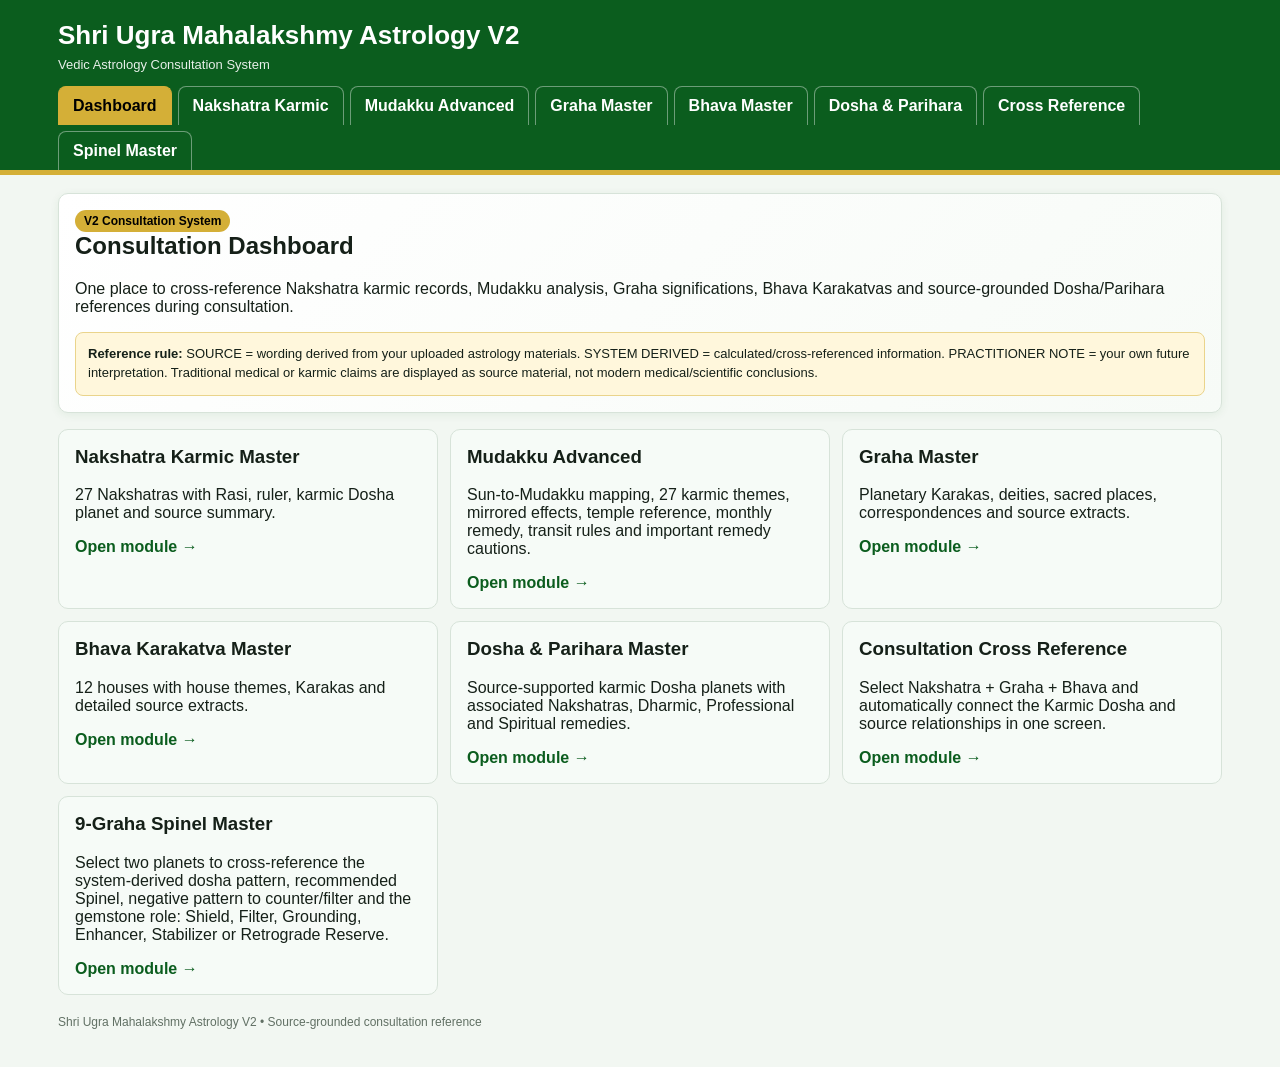
<file: index.html>
<!doctype html><html><head><meta charset="utf-8"><meta name="viewport" content="width=device-width,initial-scale=1"><meta name="theme-color" content="#0B5D1E"><title>Shri Ugra Mahalakshmy Astrology V2 — Dashboard</title><link rel="stylesheet" href="styles.css"></head><body><header><div class="head"><div class="brand">Shri Ugra Mahalakshmy Astrology V2</div><div class="sub">Vedic Astrology Consultation System</div><nav class="nav"><a class="active" href="index.html">Dashboard</a><a href="nakshatra.html">Nakshatra Karmic</a><a href="mudakku.html">Mudakku Advanced</a><a href="graha.html">Graha Master</a><a href="bhava.html">Bhava Master</a><a href="dosha.html">Dosha &amp; Parihara</a><a href="consultation.html">Cross Reference</a><a href="spinel.html">Spinel Master</a></nav></div></header><main><section class="card hero"><span class="badge">V2 Consultation System</span><h1>Consultation Dashboard</h1><p>One place to cross-reference Nakshatra karmic records, Mudakku analysis, Graha significations, Bhava Karakatvas and source-grounded Dosha/Parihara references during consultation.</p><div class="notice"><b>Reference rule:</b> SOURCE = wording derived from your uploaded astrology materials. SYSTEM DERIVED = calculated/cross-referenced information. PRACTITIONER NOTE = your own future interpretation. Traditional medical or karmic claims are displayed as source material, not modern medical/scientific conclusions.</div></section><section class="grid"><div class="module"><h3>Nakshatra Karmic Master</h3><p>27 Nakshatras with Rasi, ruler, karmic Dosha planet and source summary.</p><a href="nakshatra.html">Open module →</a></div><div class="module"><h3>Mudakku Advanced</h3><p>Sun-to-Mudakku mapping, 27 karmic themes, mirrored effects, temple reference, monthly remedy, transit rules and important remedy cautions.</p><a href="mudakku.html">Open module →</a></div><div class="module"><h3>Graha Master</h3><p>Planetary Karakas, deities, sacred places, correspondences and source extracts.</p><a href="graha.html">Open module →</a></div><div class="module"><h3>Bhava Karakatva Master</h3><p>12 houses with house themes, Karakas and detailed source extracts.</p><a href="bhava.html">Open module →</a></div><div class="module"><h3>Dosha &amp; Parihara Master</h3><p>Source-supported karmic Dosha planets with associated Nakshatras, Dharmic, Professional and Spiritual remedies.</p><a href="dosha.html">Open module →</a></div><div class="module"><h3>Consultation Cross Reference</h3><p>Select Nakshatra + Graha + Bhava and automatically connect the Karmic Dosha and source relationships in one screen.</p><a href="consultation.html">Open module →</a></div><div class="module"><h3>9-Graha Spinel Master</h3><p>Select two planets to cross-reference the system-derived dosha pattern, recommended Spinel, negative pattern to counter/filter and the gemstone role: Shield, Filter, Grounding, Enhancer, Stabilizer or Retrograde Reserve.</p><a href="spinel.html">Open module →</a></div></section><footer>Shri Ugra Mahalakshmy Astrology V2 • Source-grounded consultation reference</footer></main></body></html>
</file>
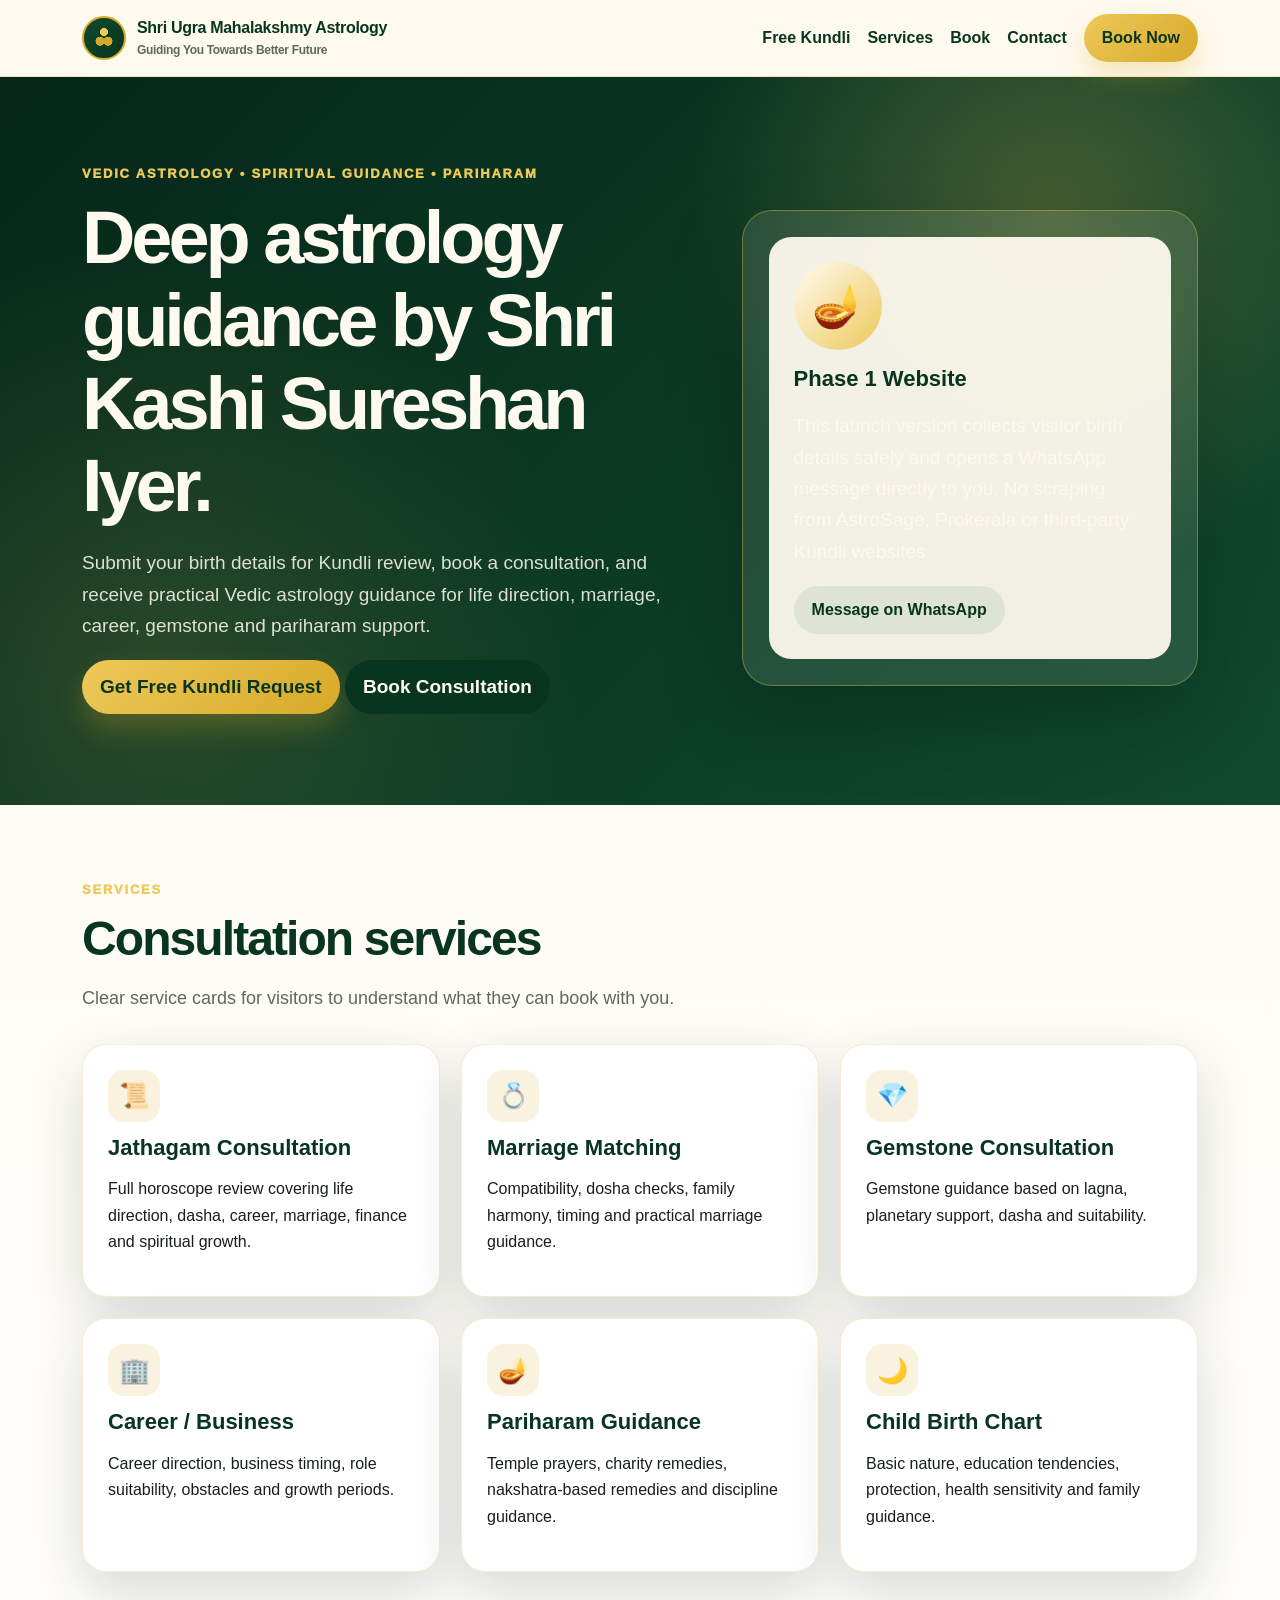
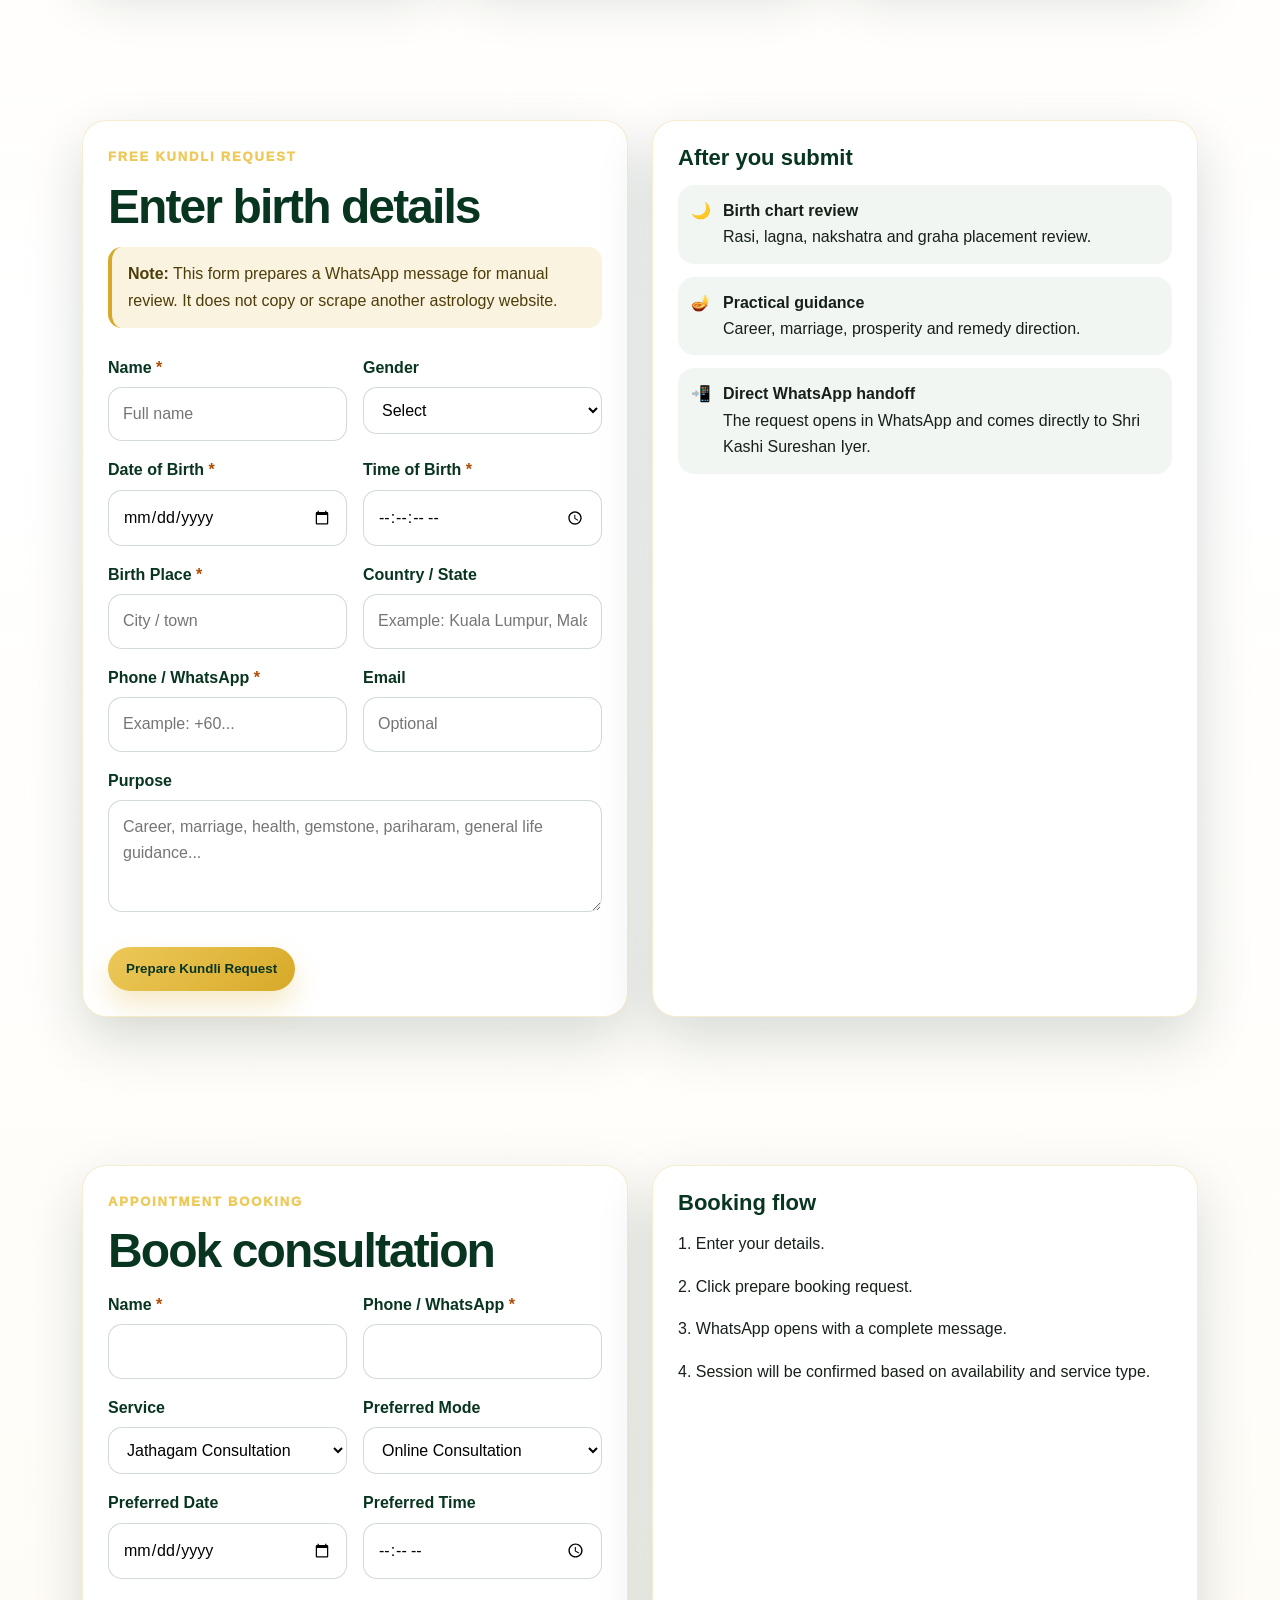
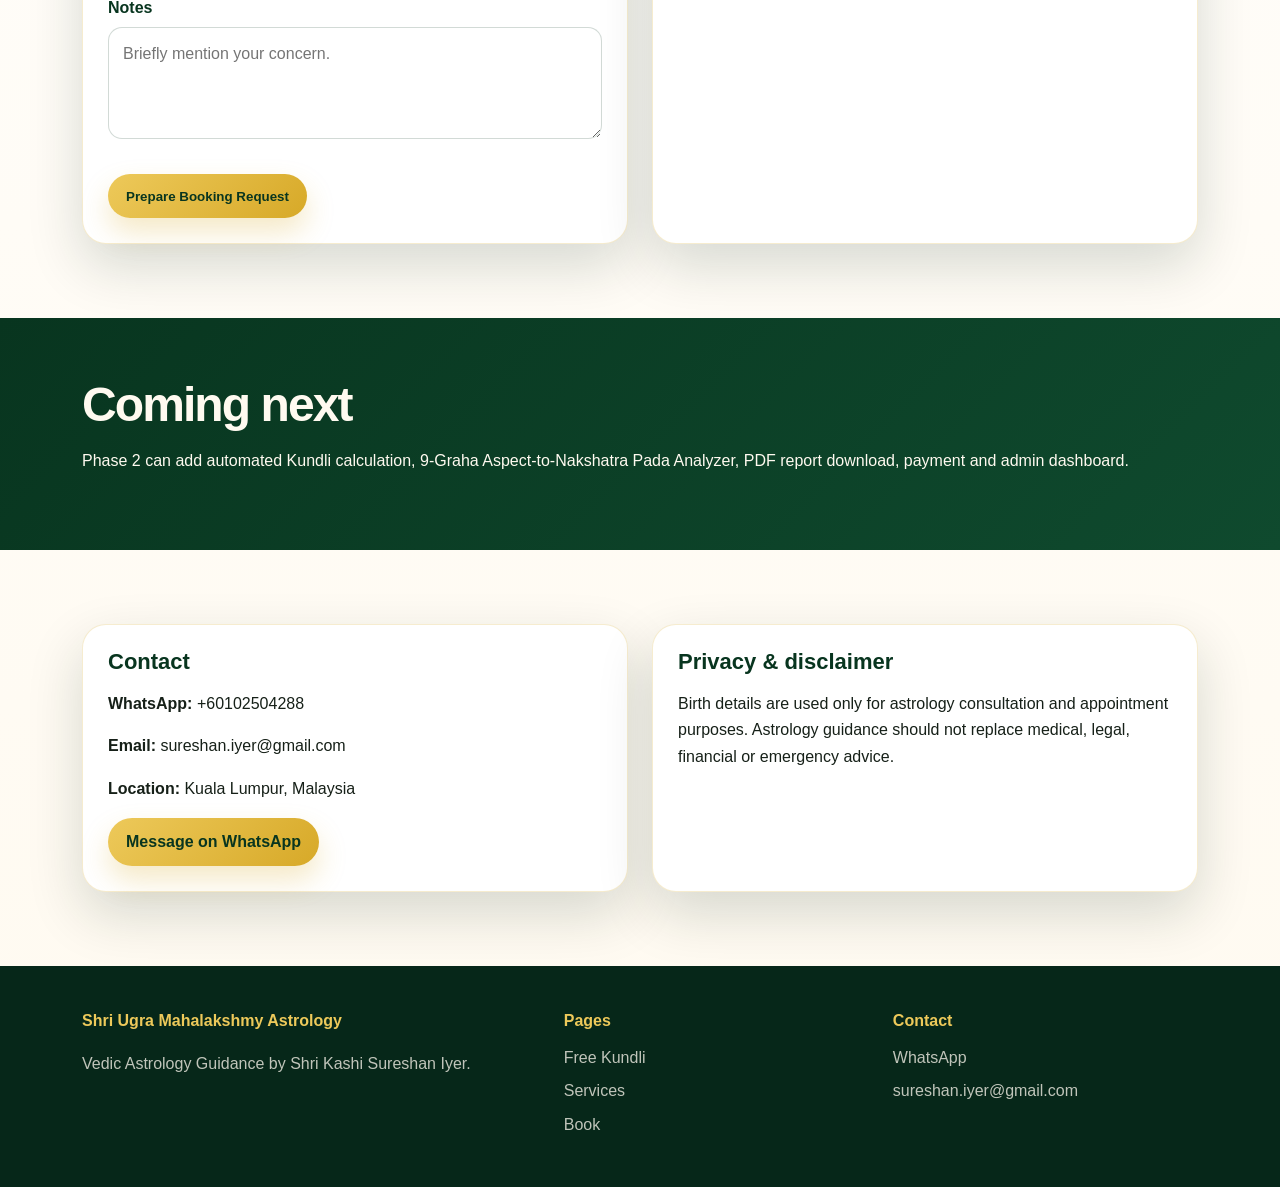
<file: phase1/index.html>
<!doctype html>
<html lang="en">
<head>
  <meta charset="utf-8" />
  <meta name="viewport" content="width=device-width, initial-scale=1" />
  <title>Shri Ugra Mahalakshmy Astrology | Shri Kashi Sureshan Iyer</title>
  <meta name="description" content="Vedic astrology consultation, free Kundli request, appointment booking and spiritual guidance by Shri Kashi Sureshan Iyer." />
  <meta name="theme-color" content="#08351f" />
  <style>
    :root{--green:#08351f;--green2:#0f4a2e;--gold:#d7a928;--gold2:#edc95a;--cream:#fffaf0;--text:#162018;--muted:#5d6a60;--white:#fff;--shadow:0 22px 55px rgba(6,39,25,.16);--radius:24px}*{box-sizing:border-box}html{scroll-behavior:smooth}body{margin:0;font-family:Inter,Segoe UI,Arial,sans-serif;line-height:1.65;color:var(--text);background:linear-gradient(180deg,var(--cream),#fff 45%,var(--cream))}a{text-decoration:none;color:inherit}.container{max-width:1160px;margin:auto;padding:0 22px}.header{position:sticky;top:0;z-index:20;background:rgba(255,250,240,.92);backdrop-filter:blur(12px);border-bottom:1px solid rgba(215,169,40,.25)}.nav{max-width:1160px;margin:auto;padding:14px 22px;display:flex;align-items:center;justify-content:space-between;gap:18px}.logo{display:flex;align-items:center;gap:11px;font-weight:900;color:var(--green);letter-spacing:-.02em}.logo-mark{width:44px;height:44px;border-radius:50%;background:radial-gradient(circle at 50% 35%,var(--gold2) 0 12%,transparent 13%),radial-gradient(circle at 40% 58%,var(--gold) 0 13%,transparent 14%),radial-gradient(circle at 60% 58%,var(--gold) 0 13%,transparent 14%),linear-gradient(135deg,var(--green2),var(--green));border:2px solid var(--gold)}.logo small{display:block;font-size:12px;color:var(--muted);font-weight:700}.nav-links{display:flex;align-items:center;gap:17px;font-weight:750;color:var(--green)}.btn{display:inline-flex;align-items:center;justify-content:center;min-height:44px;padding:11px 18px;border:0;border-radius:999px;font-weight:900;cursor:pointer}.btn-primary{background:linear-gradient(135deg,var(--gold2),var(--gold));color:var(--green);box-shadow:0 14px 28px rgba(215,169,40,.26)}.btn-secondary{background:var(--green);color:var(--cream)}.btn-soft{background:rgba(20,98,60,.09);color:var(--green)}.hero{position:relative;overflow:hidden;padding:86px 0 72px;color:var(--cream);background:radial-gradient(circle at 82% 20%,rgba(237,201,90,.25),transparent 30%),radial-gradient(circle at 12% 82%,rgba(237,201,90,.14),transparent 34%),linear-gradient(135deg,#062719,var(--green2))}.hero-grid{display:grid;grid-template-columns:1.15fr .85fr;gap:42px;align-items:center}.eyebrow{color:var(--gold2);font-size:13px;font-weight:950;text-transform:uppercase;letter-spacing:.14em;margin-bottom:12px}h1,h2,h3{line-height:1.12;margin:0 0 14px}h1{font-size:clamp(40px,7vw,74px);letter-spacing:-.055em}h2{font-size:clamp(30px,4vw,48px);letter-spacing:-.04em;color:var(--green)}h3{font-size:22px;color:var(--green)}.hero p{font-size:19px;color:rgba(255,250,240,.86);max-width:720px}.hero-card{background:rgba(255,250,240,.1);border:1px solid rgba(237,201,90,.35);border-radius:30px;padding:26px;box-shadow:0 30px 80px rgba(0,0,0,.22)}.hero-card-inner{background:rgba(255,250,240,.94);color:var(--text);border-radius:22px;padding:25px}.big-symbol{width:88px;height:88px;display:grid;place-items:center;border-radius:50%;margin-bottom:17px;color:var(--green);background:linear-gradient(135deg,var(--cream),var(--gold2));font-size:42px}.section{padding:74px 0}.section-header{max-width:760px;margin-bottom:30px}.section-header p{font-size:18px;color:var(--muted)}.grid-3{display:grid;grid-template-columns:repeat(3,1fr);gap:21px}.grid-2{display:grid;grid-template-columns:repeat(2,1fr);gap:24px}.card,.form-card{background:var(--white);border:1px solid rgba(215,169,40,.22);border-radius:var(--radius);padding:25px;box-shadow:var(--shadow)}.icon{width:52px;height:52px;border-radius:16px;display:grid;place-items:center;background:rgba(215,169,40,.15);font-size:25px;margin-bottom:14px}.notice{background:rgba(215,169,40,.14);border-left:4px solid var(--gold);padding:14px 16px;border-radius:14px;color:#4d3d09}.form-grid{display:grid;grid-template-columns:repeat(2,1fr);gap:16px}.form-group.full{grid-column:1/-1}.form-group label{display:block;font-weight:850;margin-bottom:6px;color:var(--green)}input,select,textarea{width:100%;border:1px solid rgba(8,53,31,.18);border-radius:14px;padding:13px 14px;font:inherit;background:#fff}textarea{min-height:112px;resize:vertical}.required{color:#b24b00}.result{margin-top:18px;background:rgba(8,53,31,.05);border:1px solid rgba(8,53,31,.12);padding:18px;border-radius:18px;white-space:pre-wrap}.service-list{display:grid;gap:13px}.service-item{display:flex;gap:12px;padding:13px;border-radius:16px;background:rgba(20,98,60,.06)}.band{background:linear-gradient(135deg,var(--green),var(--green2));color:var(--cream);padding:60px 0}.band h2{color:var(--cream)}.footer{background:#062719;color:rgba(255,250,240,.75);padding:42px 0}.footer-grid{display:grid;grid-template-columns:1.2fr .8fr .8fr;gap:24px}.footer strong{display:block;color:var(--gold2);margin-bottom:10px}.footer a{display:block;margin:7px 0}@media(max-width:860px){.nav{align-items:flex-start}.nav-links{display:none}.hero-grid,.grid-2,.grid-3{grid-template-columns:1fr}.form-grid{grid-template-columns:1fr}.footer-grid{grid-template-columns:1fr}h1{font-size:42px}.section{padding:54px 0}}
  </style>
</head>
<body>
  <header class="header">
    <nav class="nav">
      <a class="logo" href="#top"><span class="logo-mark"></span><span>Shri Ugra Mahalakshmy Astrology<small>Guiding You Towards Better Future</small></span></a>
      <div class="nav-links"><a href="#kundli">Free Kundli</a><a href="#services">Services</a><a href="#book">Book</a><a href="#contact">Contact</a><a class="btn btn-primary" href="#book">Book Now</a></div>
    </nav>
  </header>

  <main id="top">
    <section class="hero">
      <div class="container hero-grid">
        <div><div class="eyebrow">Vedic Astrology • Spiritual Guidance • Pariharam</div><h1>Deep astrology guidance by Shri Kashi Sureshan Iyer.</h1><p>Submit your birth details for Kundli review, book a consultation, and receive practical Vedic astrology guidance for life direction, marriage, career, gemstone and pariharam support.</p><p><a class="btn btn-primary" href="#kundli">Get Free Kundli Request</a> <a class="btn btn-secondary" href="#book">Book Consultation</a></p></div>
        <aside class="hero-card"><div class="hero-card-inner"><div class="big-symbol">🪔</div><h3>Phase 1 Website</h3><p>This launch version collects visitor birth details safely and opens a WhatsApp message directly to you. No scraping from AstroSage, Prokerala or third-party Kundli websites.</p><a class="btn btn-soft" id="generalWhatsapp1" target="_blank" rel="noopener">Message on WhatsApp</a></div></aside>
      </div>
    </section>

    <section id="services" class="section">
      <div class="container"><div class="section-header"><div class="eyebrow">Services</div><h2>Consultation services</h2><p>Clear service cards for visitors to understand what they can book with you.</p></div><div class="grid-3">
        <article class="card"><div class="icon">📜</div><h3>Jathagam Consultation</h3><p>Full horoscope review covering life direction, dasha, career, marriage, finance and spiritual growth.</p></article>
        <article class="card"><div class="icon">💍</div><h3>Marriage Matching</h3><p>Compatibility, dosha checks, family harmony, timing and practical marriage guidance.</p></article>
        <article class="card"><div class="icon">💎</div><h3>Gemstone Consultation</h3><p>Gemstone guidance based on lagna, planetary support, dasha and suitability.</p></article>
        <article class="card"><div class="icon">🏢</div><h3>Career / Business</h3><p>Career direction, business timing, role suitability, obstacles and growth periods.</p></article>
        <article class="card"><div class="icon">🪔</div><h3>Pariharam Guidance</h3><p>Temple prayers, charity remedies, nakshatra-based remedies and discipline guidance.</p></article>
        <article class="card"><div class="icon">🌙</div><h3>Child Birth Chart</h3><p>Basic nature, education tendencies, protection, health sensitivity and family guidance.</p></article>
      </div></div>
    </section>

    <section id="kundli" class="section">
      <div class="container grid-2">
        <form id="kundliForm" class="form-card"><div class="eyebrow">Free Kundli Request</div><h2>Enter birth details</h2><div class="notice"><strong>Note:</strong> This form prepares a WhatsApp message for manual review. It does not copy or scrape another astrology website.</div><br><div class="form-grid">
          <div class="form-group"><label>Name <span class="required">*</span></label><input name="name" required placeholder="Full name"></div>
          <div class="form-group"><label>Gender</label><select name="gender"><option value="">Select</option><option>Male</option><option>Female</option><option>Prefer not to say</option></select></div>
          <div class="form-group"><label>Date of Birth <span class="required">*</span></label><input name="dob" type="date" required></div>
          <div class="form-group"><label>Time of Birth <span class="required">*</span></label><input name="birth_time" type="time" step="1" required></div>
          <div class="form-group"><label>Birth Place <span class="required">*</span></label><input name="birth_place" required placeholder="City / town"></div>
          <div class="form-group"><label>Country / State</label><input name="country_state" placeholder="Example: Kuala Lumpur, Malaysia"></div>
          <div class="form-group"><label>Phone / WhatsApp <span class="required">*</span></label><input name="phone" required placeholder="Example: +60..."></div>
          <div class="form-group"><label>Email</label><input name="email" type="email" placeholder="Optional"></div>
          <div class="form-group full"><label>Purpose</label><textarea name="purpose" placeholder="Career, marriage, health, gemstone, pariharam, general life guidance..."></textarea></div>
        </div><br><button class="btn btn-primary" type="submit">Prepare Kundli Request</button><div id="kundliResult"></div></form>
        <aside class="card"><h3>After you submit</h3><div class="service-list"><div class="service-item">🌙 <span><strong>Birth chart review</strong><br>Rasi, lagna, nakshatra and graha placement review.</span></div><div class="service-item">🪔 <span><strong>Practical guidance</strong><br>Career, marriage, prosperity and remedy direction.</span></div><div class="service-item">📲 <span><strong>Direct WhatsApp handoff</strong><br>The request opens in WhatsApp and comes directly to Shri Kashi Sureshan Iyer.</span></div></div></aside>
      </div>
    </section>

    <section id="book" class="section">
      <div class="container grid-2">
        <form id="bookingForm" class="form-card"><div class="eyebrow">Appointment Booking</div><h2>Book consultation</h2><div class="form-grid">
          <div class="form-group"><label>Name <span class="required">*</span></label><input name="name" required></div>
          <div class="form-group"><label>Phone / WhatsApp <span class="required">*</span></label><input name="phone" required></div>
          <div class="form-group"><label>Service</label><select name="service"><option>Jathagam Consultation</option><option>Marriage Matching</option><option>Gemstone Consultation</option><option>Career / Business Astrology</option><option>Pariharam Guidance</option><option>Child Birth Chart Reading</option></select></div>
          <div class="form-group"><label>Preferred Mode</label><select name="mode"><option>Online Consultation</option><option>Face-to-Face Consultation</option><option>WhatsApp Guidance</option></select></div>
          <div class="form-group"><label>Preferred Date</label><input name="preferred_date" type="date"></div>
          <div class="form-group"><label>Preferred Time</label><input name="preferred_time" type="time"></div>
          <div class="form-group full"><label>Notes</label><textarea name="notes" placeholder="Briefly mention your concern."></textarea></div>
        </div><br><button class="btn btn-primary" type="submit">Prepare Booking Request</button><div id="bookingResult"></div></form>
        <aside class="card"><h3>Booking flow</h3><p>1. Enter your details.</p><p>2. Click prepare booking request.</p><p>3. WhatsApp opens with a complete message.</p><p>4. Session will be confirmed based on availability and service type.</p></aside>
      </div>
    </section>

    <section class="band"><div class="container"><h2>Coming next</h2><p>Phase 2 can add automated Kundli calculation, 9-Graha Aspect-to-Nakshatra Pada Analyzer, PDF report download, payment and admin dashboard.</p></div></section>

    <section id="contact" class="section"><div class="container grid-2"><div class="card"><h3>Contact</h3><p><strong>WhatsApp:</strong> +60102504288</p><p><strong>Email:</strong> sureshan.iyer@gmail.com</p><p><strong>Location:</strong> Kuala Lumpur, Malaysia</p><a class="btn btn-primary" id="generalWhatsapp2" target="_blank" rel="noopener">Message on WhatsApp</a></div><div class="card"><h3>Privacy & disclaimer</h3><p>Birth details are used only for astrology consultation and appointment purposes. Astrology guidance should not replace medical, legal, financial or emergency advice.</p></div></div></section>
  </main>

  <footer class="footer"><div class="container footer-grid"><div><strong>Shri Ugra Mahalakshmy Astrology</strong><p>Vedic Astrology Guidance by Shri Kashi Sureshan Iyer.</p></div><div><strong>Pages</strong><a href="#kundli">Free Kundli</a><a href="#services">Services</a><a href="#book">Book</a></div><div><strong>Contact</strong><a id="generalWhatsapp3" target="_blank" rel="noopener">WhatsApp</a><a href="mailto:sureshan.iyer@gmail.com">sureshan.iyer@gmail.com</a></div></div></footer>

  <script>
    const WHATSAPP_NUMBER = '60102504288';
    const whatsappUrl = message => `https://wa.me/${WHATSAPP_NUMBER}?text=${encodeURIComponent(message)}`;
    const setGeneralLinks = () => {
      const message = 'Vanakkam Shri Kashi Sureshan Iyer, I would like to enquire about astrology consultation.';
      ['generalWhatsapp1','generalWhatsapp2','generalWhatsapp3'].forEach(id => { const el = document.getElementById(id); if (el) el.href = whatsappUrl(message); });
    };
    const formData = form => Object.fromEntries(new FormData(form).entries());
    const showResult = (targetId, title, message) => {
      const box = document.getElementById(targetId);
      box.className = 'result';
      box.innerHTML = `<strong>${title}</strong><br><br>${message.replace(/</g,'&lt;').replace(/>/g,'&gt;')}<br><br><a class="btn btn-secondary" target="_blank" rel="noopener" href="${whatsappUrl(message)}">Send to WhatsApp</a>`;
    };
    document.getElementById('kundliForm').addEventListener('submit', e => {
      e.preventDefault();
      const d = formData(e.target);
      const message = `Vanakkam Shri Kashi Sureshan Iyer, I would like to request Kundli review.\n\nName: ${d.name}\nGender: ${d.gender || '-'}\nDOB: ${d.dob}\nTime of Birth: ${d.birth_time}\nBirth Place: ${d.birth_place}\nCountry/State: ${d.country_state || '-'}\nPhone/WhatsApp: ${d.phone}\nEmail: ${d.email || '-'}\nPurpose: ${d.purpose || '-'}`;
      showResult('kundliResult','Kundli request prepared',message);
    });
    document.getElementById('bookingForm').addEventListener('submit', e => {
      e.preventDefault();
      const d = formData(e.target);
      const message = `Vanakkam Shri Kashi Sureshan Iyer, I would like to book astrology consultation.\n\nName: ${d.name}\nPhone/WhatsApp: ${d.phone}\nService: ${d.service}\nMode: ${d.mode}\nPreferred Date: ${d.preferred_date || '-'}\nPreferred Time: ${d.preferred_time || '-'}\nNotes: ${d.notes || '-'}`;
      showResult('bookingResult','Booking request prepared',message);
    });
    setGeneralLinks();
  </script>
</body>
</html>
</file>
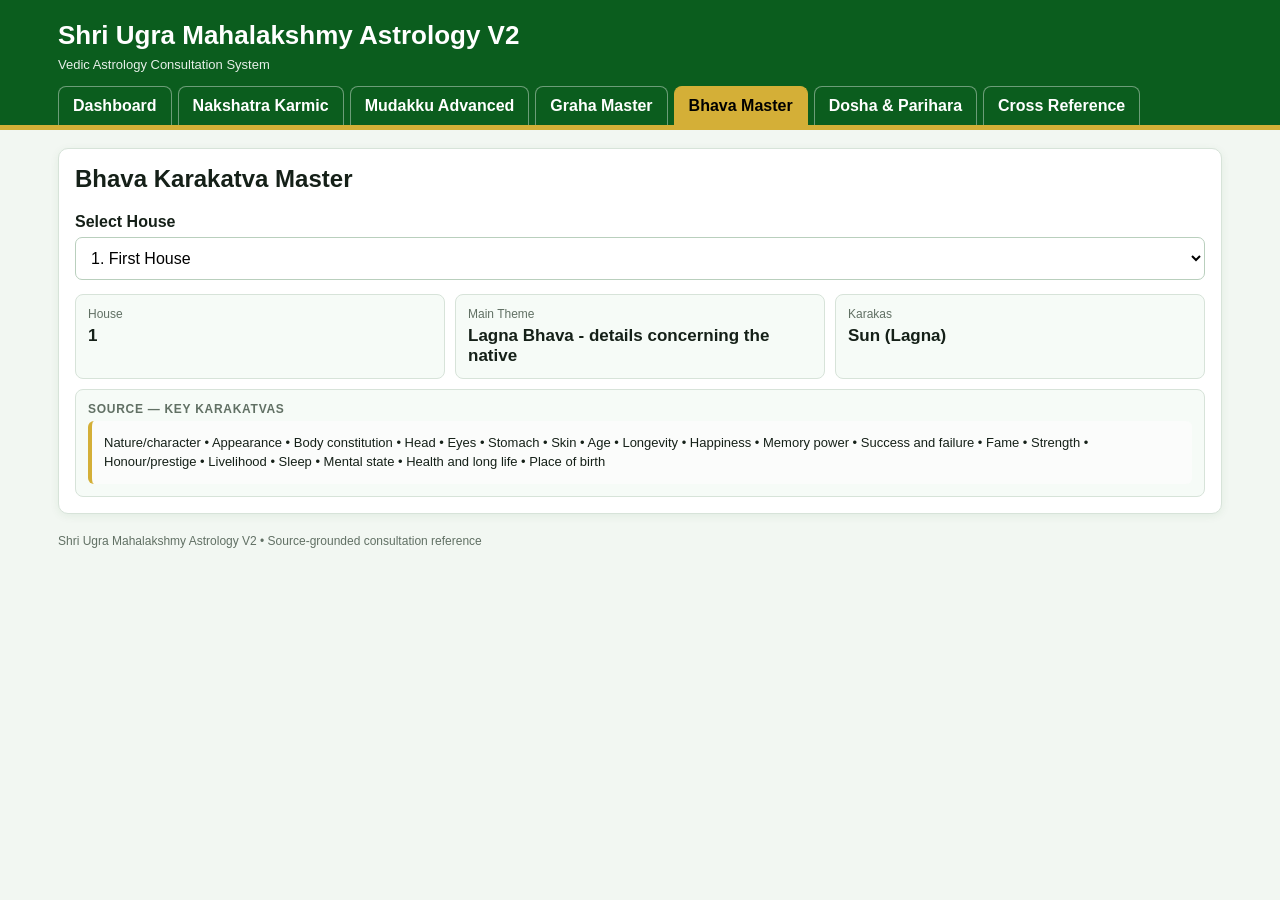
<file: bhava.html>
<!doctype html><html><head><meta charset="utf-8"><meta name="viewport" content="width=device-width,initial-scale=1"><meta name="theme-color" content="#0B5D1E"><title>Shri Ugra Mahalakshmy Astrology V2 — Bhava Karakatva Master</title><link rel="stylesheet" href="styles.css"></head><body><header><div class="head"><div class="brand">Shri Ugra Mahalakshmy Astrology V2</div><div class="sub">Vedic Astrology Consultation System</div><nav class="nav"><a href="index.html">Dashboard</a><a href="nakshatra.html">Nakshatra Karmic</a><a href="mudakku.html">Mudakku Advanced</a><a href="graha.html">Graha Master</a><a class="active" href="bhava.html">Bhava Master</a><a href="dosha.html">Dosha &amp; Parihara</a><a href="consultation.html">Cross Reference</a></nav></div></header><main><section class="card"><h2>Bhava Karakatva Master</h2><label for="sel">Select House</label><select id="sel"></select><div id="out" class="details"></div></section><footer>Shri Ugra Mahalakshmy Astrology V2 • Source-grounded consultation reference</footer></main><script>fetch('data/bhavas.json').then(r=>r.json()).then(data=>{const s=document.getElementById('sel'),o=document.getElementById('out');data.forEach((x,i)=>s.add(new Option(`${x.house}. ${x.name}`,i)));function render(){const x=data[+s.value];o.innerHTML=`<div class="metric"><span>House</span><strong>${x.house}</strong></div><div class="metric"><span>Main Theme</span><strong>${x.summary}</strong></div><div class="metric"><span>Karakas</span><strong>${x.karakas}</strong></div><div class="metric wide"><span class="source-tag">SOURCE — Key Karakatvas</span><div class="source">${x.keyKarakatvas.join(' • ')}</div></div>`}s.onchange=render;render()})</script></body></html>
</file>
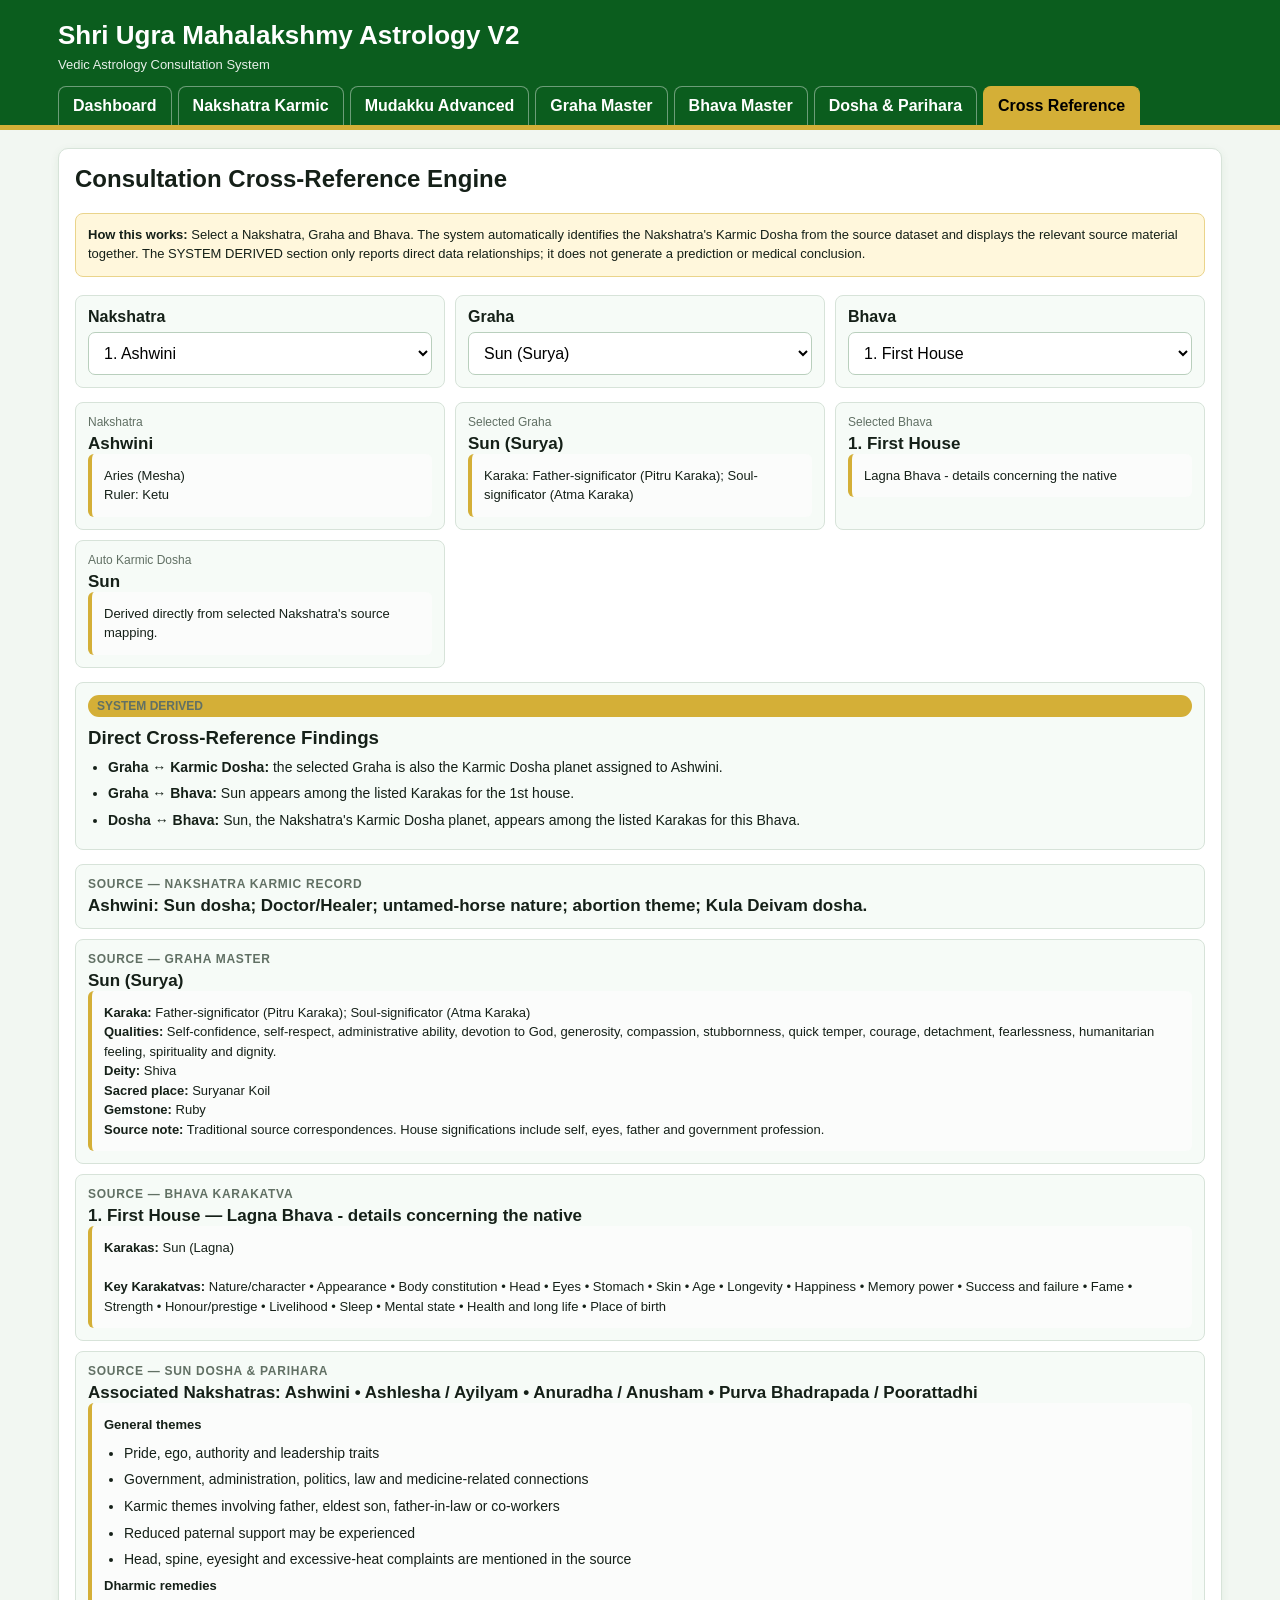
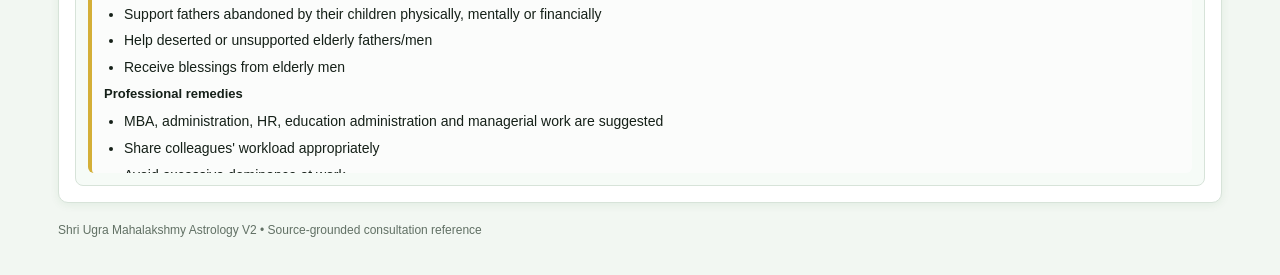
<file: consultation.html>
<!doctype html><html><head><meta charset="utf-8"><meta name="viewport" content="width=device-width,initial-scale=1"><meta name="theme-color" content="#0B5D1E"><title>Shri Ugra Mahalakshmy Astrology V2 — Consultation Cross-Reference</title><link rel="stylesheet" href="styles.css"></head><body><header><div class="head"><div class="brand">Shri Ugra Mahalakshmy Astrology V2</div><div class="sub">Vedic Astrology Consultation System</div><nav class="nav"><a href="index.html">Dashboard</a><a href="nakshatra.html">Nakshatra Karmic</a><a href="mudakku.html">Mudakku Advanced</a><a href="graha.html">Graha Master</a><a href="bhava.html">Bhava Master</a><a href="dosha.html">Dosha &amp; Parihara</a><a class="active" href="consultation.html">Cross Reference</a></nav></div></header><main><section class="card"><h2>Consultation Cross-Reference Engine</h2><div class="notice"><b>How this works:</b> Select a Nakshatra, Graha and Bhava. The system automatically identifies the Nakshatra's Karmic Dosha from the source dataset and displays the relevant source material together. The SYSTEM DERIVED section only reports direct data relationships; it does not generate a prediction or medical conclusion.</div><br><div class="details" style="margin-top:0"><div class="metric"><label for="nak">Nakshatra</label><select id="nak"></select></div><div class="metric"><label for="graha">Graha</label><select id="graha"></select></div><div class="metric"><label for="bhava">Bhava</label><select id="bhava"></select></div></div><div id="summary" class="details"></div><div id="derived" class="details"></div><div id="panels" class="details"></div></section><footer>Shri Ugra Mahalakshmy Astrology V2 • Source-grounded consultation reference</footer></main><script>const list=a=>`<ul class="source-list">${a.map(v=>`<li>${v}</li>`).join('')}</ul>`;const safe=v=>v||'—';Promise.all([fetch('data/nakshatras.json').then(r=>r.json()),fetch('data/planets.json').then(r=>r.json()),fetch('data/bhavas.json').then(r=>r.json()),fetch('data/doshas.json').then(r=>r.json())]).then(([naks,planets,bhavas,doshas])=>{const ns=document.getElementById('nak'),gs=document.getElementById('graha'),bs=document.getElementById('bhava');naks.forEach((x,i)=>ns.add(new Option(`${x.no}. ${x.nakshatra}`,i)));planets.forEach((x,i)=>gs.add(new Option(x.display,i)));bhavas.forEach((x,i)=>bs.add(new Option(`${x.house}. ${x.name}`,i)));function render(){const n=naks[+ns.value],g=planets[+gs.value],b=bhavas[+bs.value],d=doshas.find(x=>x.planet===n.karmicDosha);document.getElementById('summary').innerHTML=`<div class="metric"><span>Nakshatra</span><strong>${n.nakshatra}</strong><div class="source">${n.rasi}<br>Ruler: ${n.rulingPlanet}</div></div><div class="metric"><span>Selected Graha</span><strong>${g.display}</strong><div class="source">Karaka: ${safe(g.karaka)}</div></div><div class="metric"><span>Selected Bhava</span><strong>${b.house}. ${b.name}</strong><div class="source">${b.summary}</div></div><div class="metric"><span>Auto Karmic Dosha</span><strong>${n.karmicDosha}</strong><div class="source">Derived directly from selected Nakshatra's source mapping.</div></div>`;const checks=[];if(g.planet===n.rulingPlanet)checks.push(`<b>Graha ↔ Nakshatra:</b> ${g.planet} is the ruling planet of ${n.nakshatra}.`);if(g.planet===n.karmicDosha)checks.push(`<b>Graha ↔ Karmic Dosha:</b> the selected Graha is also the Karmic Dosha planet assigned to ${n.nakshatra}.`);if((b.karakas||'').toLowerCase().includes(g.planet.toLowerCase()))checks.push(`<b>Graha ↔ Bhava:</b> ${g.planet} appears among the listed Karakas for the ${b.house}${b.house===1?'st':b.house===2?'nd':b.house===3?'rd':'th'} house.`);if((b.karakas||'').toLowerCase().includes(n.karmicDosha.toLowerCase()))checks.push(`<b>Dosha ↔ Bhava:</b> ${n.karmicDosha}, the Nakshatra's Karmic Dosha planet, appears among the listed Karakas for this Bhava.`);if((g.nakshatras||'').toLowerCase().includes(n.nakshatra.toLowerCase()))checks.push(`<b>Graha rulership cross-check:</b> the Graha Master also lists ${n.nakshatra} among ${g.planet}'s Nakshatras.`);if(!d)checks.push(`<b>Dosha source scope:</b> no dedicated remedy section exists in the uploaded karmic-record source for ${n.karmicDosha}.`);if(!checks.length)checks.push('No direct ruler/Karaka/Dosha overlap is present in the current source datasets. Review the four source panels independently.');document.getElementById('derived').innerHTML=`<div class="metric wide"><span class="badge">SYSTEM DERIVED</span><h3 style="margin:10px 0 4px">Direct Cross-Reference Findings</h3>${list(checks)}</div>`;const doshaPanel=d?`<div class="metric wide"><span class="source-tag">SOURCE — ${d.planet} Dosha & Parihara</span><strong>Associated Nakshatras: ${d.nakshatras.join(' • ')}</strong><div class="source"><b>General themes</b>${list(d.themes)}<b>Dharmic remedies</b>${list(d.dharmic)}<b>Professional remedies</b>${list(d.professional)}<b>Spiritual remedies</b>${list(d.spiritual)}<b>Cautions</b>${list(d.cautions)}</div></div>`:`<div class="metric wide"><span class="source-tag">SOURCE — Dosha</span><div class="source">No standalone remedy section is available in the uploaded source for ${n.karmicDosha}.</div></div>`;document.getElementById('panels').innerHTML=`<div class="metric wide"><span class="source-tag">SOURCE — Nakshatra Karmic Record</span><strong>${n.nakshatra}: ${n.karmicSummary}</strong></div><div class="metric wide"><span class="source-tag">SOURCE — Graha Master</span><strong>${g.display}</strong><div class="source"><b>Karaka:</b> ${safe(g.karaka)}<br><b>Qualities:</b> ${safe(g.personality)}<br><b>Deity:</b> ${safe(g.adidevata)}<br><b>Sacred place:</b> ${safe(g.sacredPlace)}<br><b>Gemstone:</b> ${safe(g.gemstone)}<br><b>Source note:</b> ${safe(g.sourceNote)}</div></div><div class="metric wide"><span class="source-tag">SOURCE — Bhava Karakatva</span><strong>${b.house}. ${b.name} — ${b.summary}</strong><div class="source"><b>Karakas:</b> ${b.karakas}<br><br><b>Key Karakatvas:</b> ${b.keyKarakatvas.join(' • ')}</div></div>${doshaPanel}`;}ns.onchange=gs.onchange=bs.onchange=render;render();});</script></body></html>
</file>
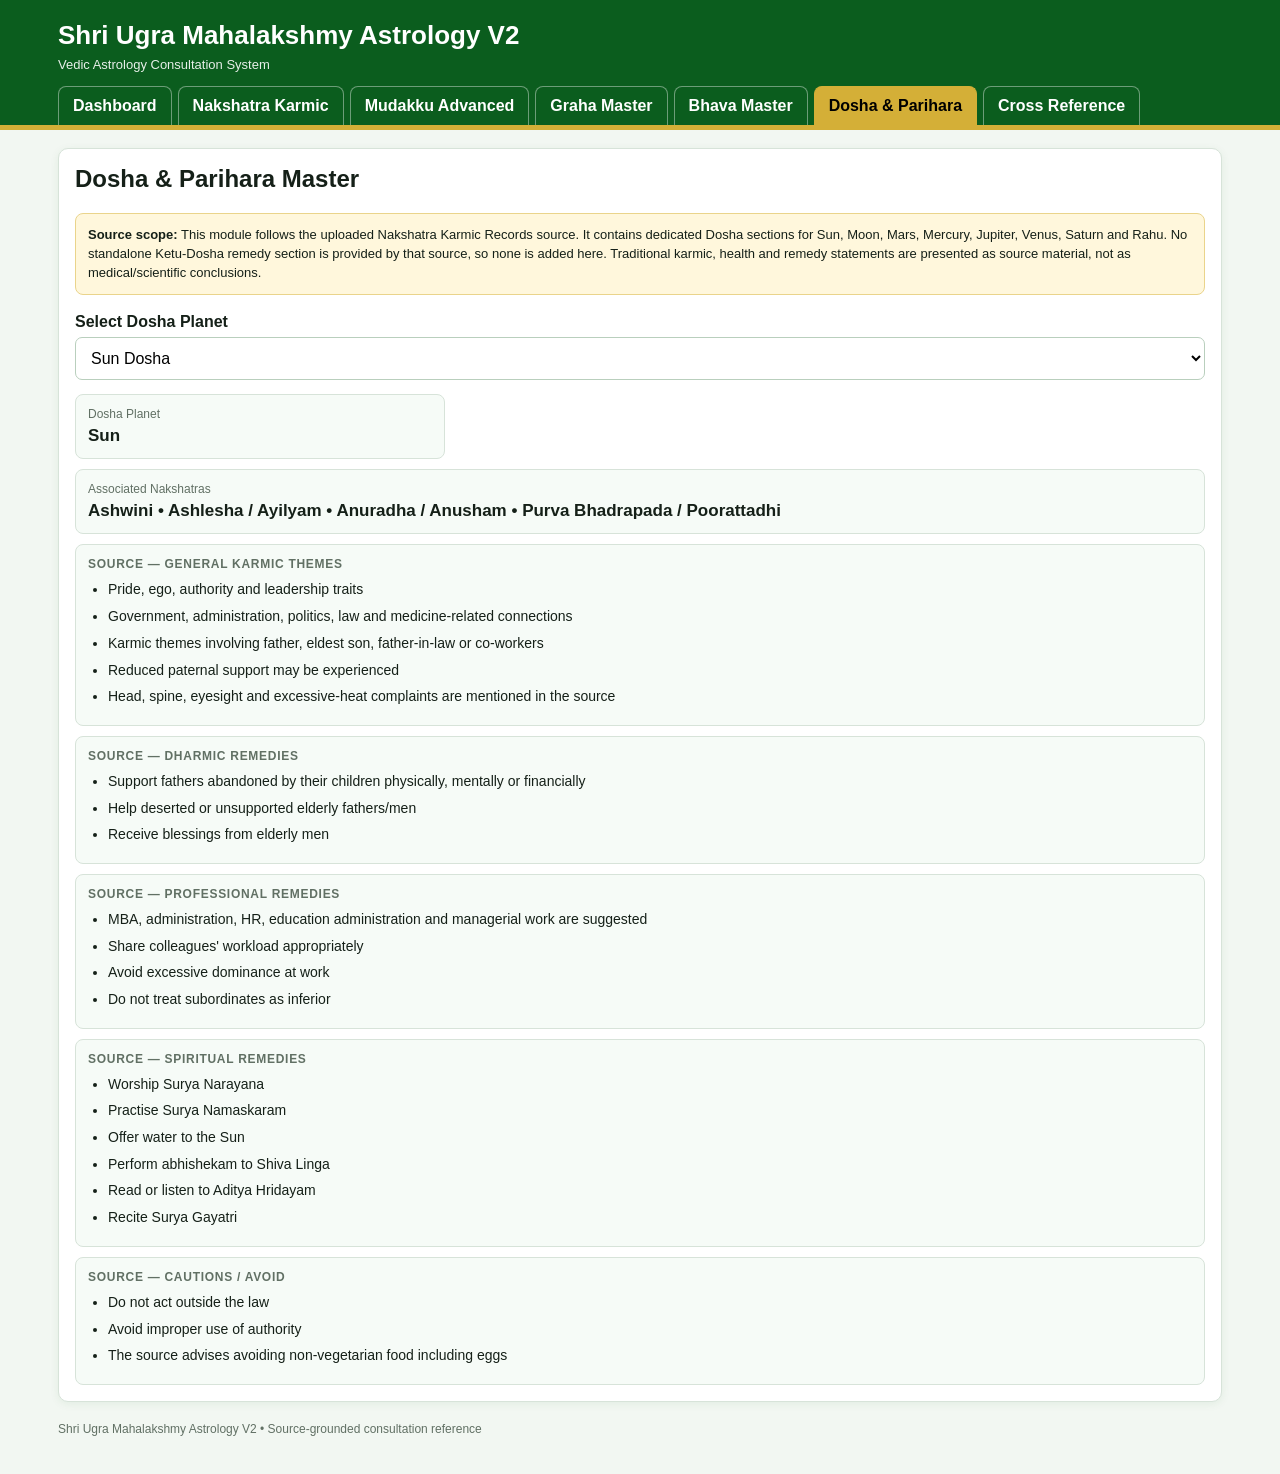
<file: dosha.html>
<!doctype html><html><head><meta charset="utf-8"><meta name="viewport" content="width=device-width,initial-scale=1"><meta name="theme-color" content="#0B5D1E"><title>Shri Ugra Mahalakshmy Astrology V2 — Dosha & Parihara Master</title><link rel="stylesheet" href="styles.css"></head><body><header><div class="head"><div class="brand">Shri Ugra Mahalakshmy Astrology V2</div><div class="sub">Vedic Astrology Consultation System</div><nav class="nav"><a href="index.html">Dashboard</a><a href="nakshatra.html">Nakshatra Karmic</a><a href="mudakku.html">Mudakku Advanced</a><a href="graha.html">Graha Master</a><a href="bhava.html">Bhava Master</a><a class="active" href="dosha.html">Dosha &amp; Parihara</a><a href="consultation.html">Cross Reference</a></nav></div></header><main><section class="card"><h2>Dosha &amp; Parihara Master</h2><div class="notice"><b>Source scope:</b> This module follows the uploaded Nakshatra Karmic Records source. It contains dedicated Dosha sections for Sun, Moon, Mars, Mercury, Jupiter, Venus, Saturn and Rahu. No standalone Ketu-Dosha remedy section is provided by that source, so none is added here. Traditional karmic, health and remedy statements are presented as source material, not as medical/scientific conclusions.</div><br><label for="sel">Select Dosha Planet</label><select id="sel"></select><div id="out" class="details"></div></section><footer>Shri Ugra Mahalakshmy Astrology V2 • Source-grounded consultation reference</footer></main><script>const list=a=>`<ul class="source-list">${a.map(v=>`<li>${v}</li>`).join('')}</ul>`;fetch('data/doshas.json').then(r=>r.json()).then(data=>{const s=document.getElementById('sel'),o=document.getElementById('out');data.forEach((x,i)=>s.add(new Option(`${x.planet} Dosha`,i)));function render(){const x=data[+s.value];o.innerHTML=`<div class="metric"><span>Dosha Planet</span><strong>${x.planet}</strong></div><div class="metric wide"><span>Associated Nakshatras</span><strong>${x.nakshatras.join(' • ')}</strong></div><div class="metric wide"><span class="source-tag">SOURCE — General Karmic Themes</span>${list(x.themes)}</div><div class="metric wide"><span class="source-tag">SOURCE — Dharmic Remedies</span>${list(x.dharmic)}</div><div class="metric wide"><span class="source-tag">SOURCE — Professional Remedies</span>${list(x.professional)}</div><div class="metric wide"><span class="source-tag">SOURCE — Spiritual Remedies</span>${list(x.spiritual)}</div><div class="metric wide"><span class="source-tag">SOURCE — Cautions / Avoid</span>${list(x.cautions)}</div>`}s.onchange=render;render()})</script></body></html>
</file>
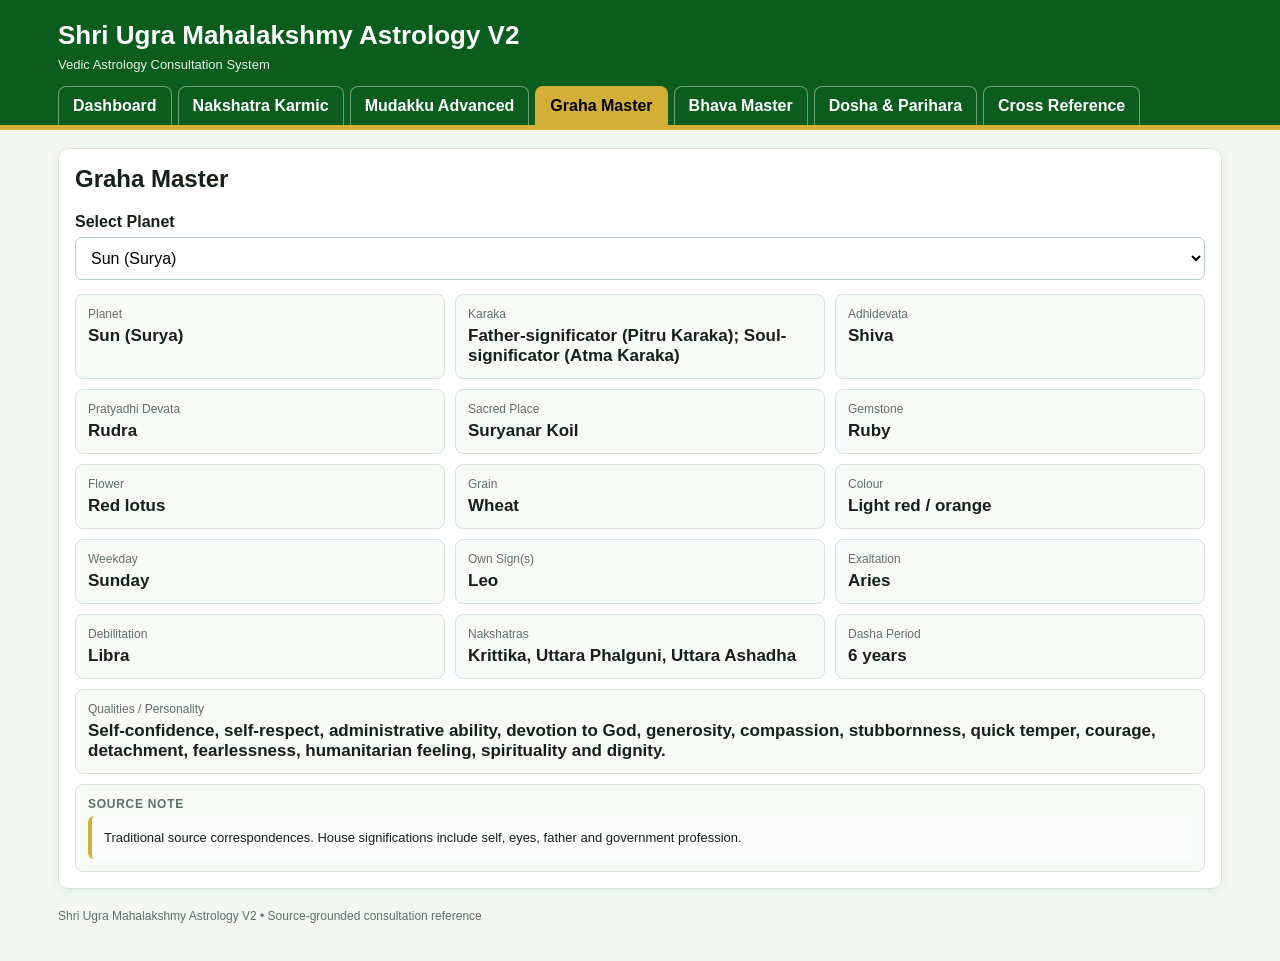
<file: graha.html>
<!doctype html><html><head><meta charset="utf-8"><meta name="viewport" content="width=device-width,initial-scale=1"><meta name="theme-color" content="#0B5D1E"><title>Shri Ugra Mahalakshmy Astrology V2 — Graha Master</title><link rel="stylesheet" href="styles.css"></head><body><header><div class="head"><div class="brand">Shri Ugra Mahalakshmy Astrology V2</div><div class="sub">Vedic Astrology Consultation System</div><nav class="nav"><a href="index.html">Dashboard</a><a href="nakshatra.html">Nakshatra Karmic</a><a href="mudakku.html">Mudakku Advanced</a><a class="active" href="graha.html">Graha Master</a><a href="bhava.html">Bhava Master</a><a href="dosha.html">Dosha &amp; Parihara</a><a href="consultation.html">Cross Reference</a></nav></div></header><main><section class="card"><h2>Graha Master</h2><label for="sel">Select Planet</label><select id="sel"></select><div id="out" class="details"></div></section><footer>Shri Ugra Mahalakshmy Astrology V2 • Source-grounded consultation reference</footer></main><script>fetch('data/planets.json').then(r=>r.json()).then(data=>{const s=document.getElementById('sel'),o=document.getElementById('out');data.forEach((x,i)=>s.add(new Option(x.display,i)));const e=v=>v||'—';function render(){const x=data[+s.value];o.innerHTML=`<div class="metric"><span>Planet</span><strong>${x.display}</strong></div><div class="metric"><span>Karaka</span><strong>${e(x.karaka)}</strong></div><div class="metric"><span>Adhidevata</span><strong>${e(x.adidevata)}</strong></div><div class="metric"><span>Pratyadhi Devata</span><strong>${e(x.pratyadhiDevata)}</strong></div><div class="metric"><span>Sacred Place</span><strong>${e(x.sacredPlace)}</strong></div><div class="metric"><span>Gemstone</span><strong>${e(x.gemstone)}</strong></div><div class="metric"><span>Flower</span><strong>${e(x.flower)}</strong></div><div class="metric"><span>Grain</span><strong>${e(x.grain)}</strong></div><div class="metric"><span>Colour</span><strong>${e(x.colour)}</strong></div><div class="metric"><span>Weekday</span><strong>${e(x.weekday)}</strong></div><div class="metric"><span>Own Sign(s)</span><strong>${e(x.ownSigns)}</strong></div><div class="metric"><span>Exaltation</span><strong>${e(x.exaltation)}</strong></div><div class="metric"><span>Debilitation</span><strong>${e(x.debilitation)}</strong></div><div class="metric"><span>Nakshatras</span><strong>${e(x.nakshatras)}</strong></div><div class="metric"><span>Dasha Period</span><strong>${e(x.dasha)}</strong></div><div class="metric wide"><span>Qualities / Personality</span><strong>${e(x.personality)}</strong></div><div class="metric wide"><span class="source-tag">SOURCE NOTE</span><div class="source">${e(x.sourceNote)}</div></div>`}s.onchange=render;render()})</script></body></html>
</file>
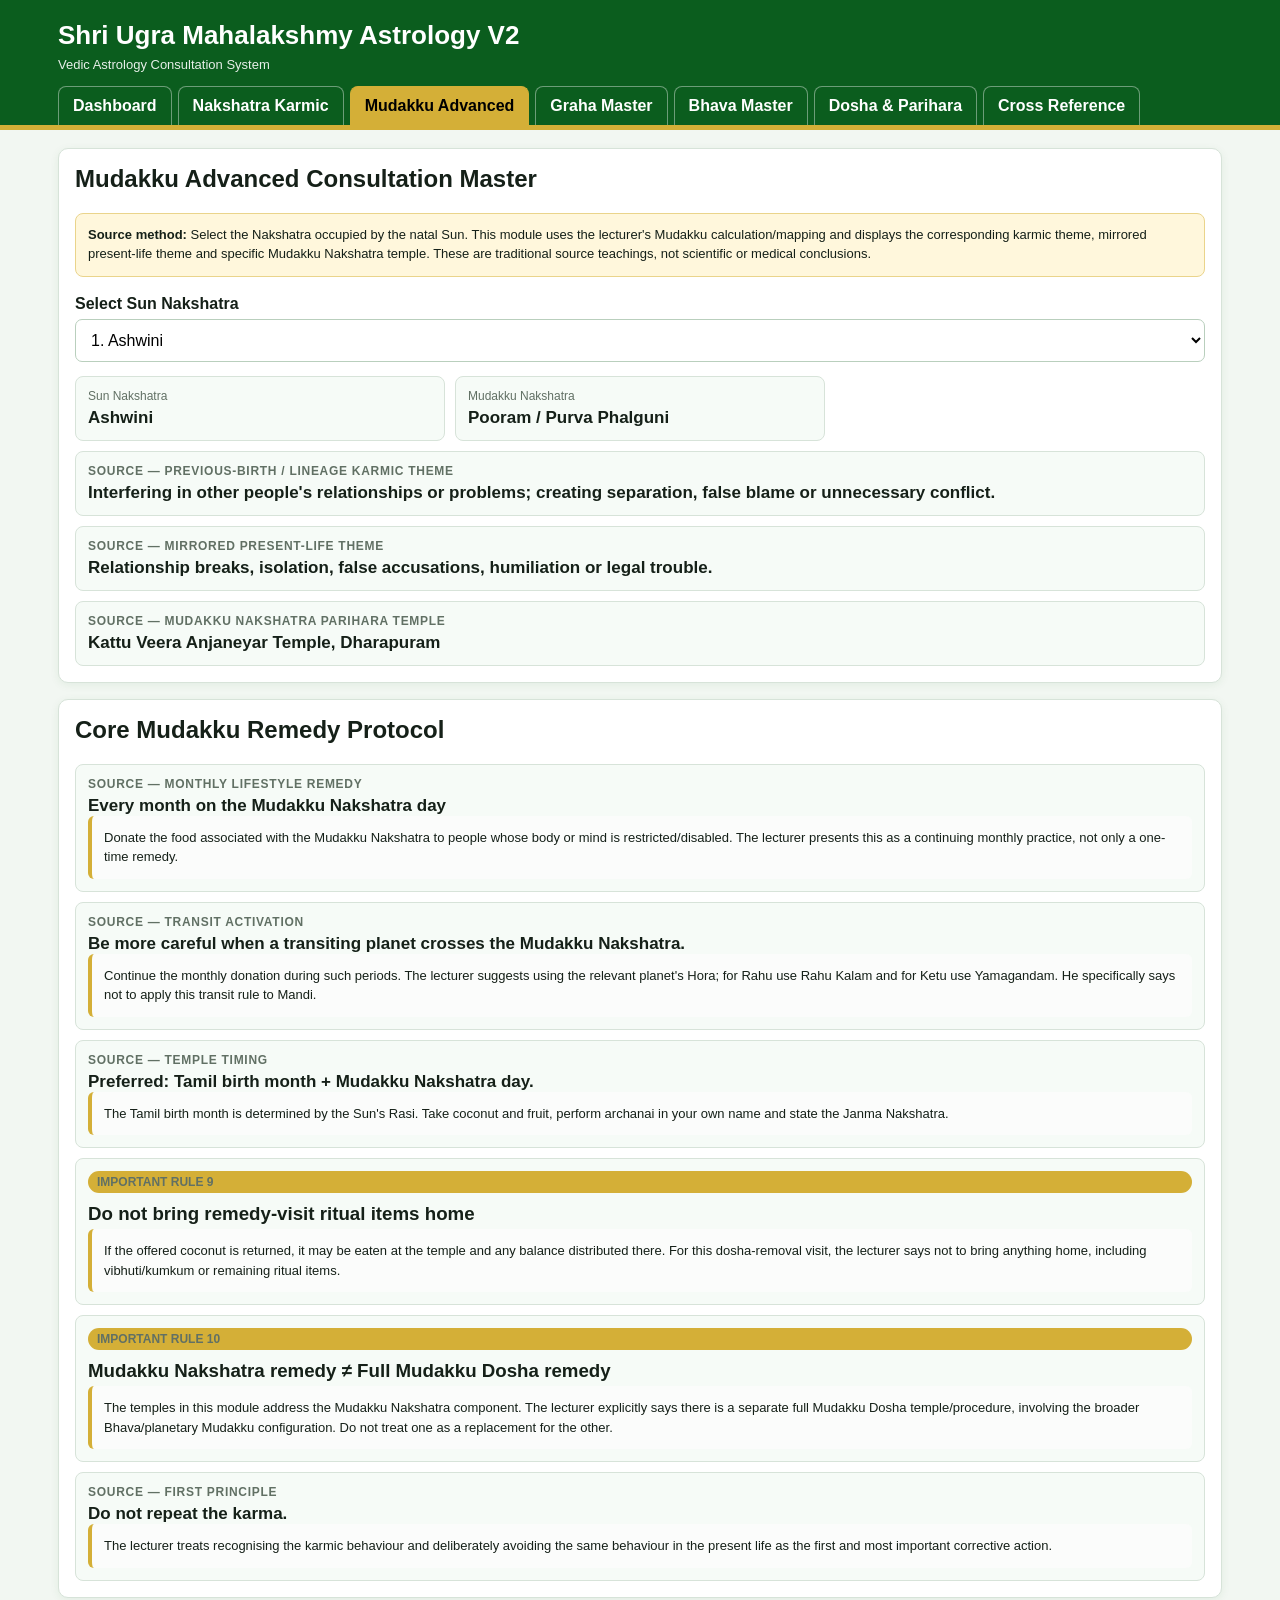
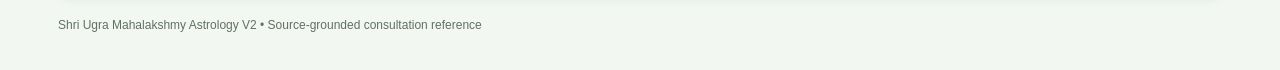
<file: mudakku.html>
<!doctype html><html><head><meta charset="utf-8"><meta name="viewport" content="width=device-width,initial-scale=1"><meta name="theme-color" content="#0B5D1E"><title>Shri Ugra Mahalakshmy Astrology V2 — Mudakku Advanced</title><link rel="stylesheet" href="styles.css"></head><body><header><div class="head"><div class="brand">Shri Ugra Mahalakshmy Astrology V2</div><div class="sub">Vedic Astrology Consultation System</div><nav class="nav"><a href="index.html">Dashboard</a><a href="nakshatra.html">Nakshatra Karmic</a><a class="active" href="mudakku.html">Mudakku Advanced</a><a href="graha.html">Graha Master</a><a href="bhava.html">Bhava Master</a><a href="dosha.html">Dosha &amp; Parihara</a><a href="consultation.html">Cross Reference</a></nav></div></header><main><section class="card"><h2>Mudakku Advanced Consultation Master</h2><div class="notice"><b>Source method:</b> Select the Nakshatra occupied by the natal Sun. This module uses the lecturer's Mudakku calculation/mapping and displays the corresponding karmic theme, mirrored present-life theme and specific Mudakku Nakshatra temple. These are traditional source teachings, not scientific or medical conclusions.</div><br><label for="sel">Select Sun Nakshatra</label><select id="sel"></select><div id="out" class="details"></div></section><section class="card"><h2>Core Mudakku Remedy Protocol</h2><div class="details"><div class="metric wide"><span class="source-tag">SOURCE — Monthly Lifestyle Remedy</span><strong>Every month on the Mudakku Nakshatra day</strong><div class="source">Donate the food associated with the Mudakku Nakshatra to people whose body or mind is restricted/disabled. The lecturer presents this as a continuing monthly practice, not only a one-time remedy.</div></div><div class="metric wide"><span class="source-tag">SOURCE — Transit Activation</span><strong>Be more careful when a transiting planet crosses the Mudakku Nakshatra.</strong><div class="source">Continue the monthly donation during such periods. The lecturer suggests using the relevant planet's Hora; for Rahu use Rahu Kalam and for Ketu use Yamagandam. He specifically says not to apply this transit rule to Mandi.</div></div><div class="metric wide"><span class="source-tag">SOURCE — Temple Timing</span><strong>Preferred: Tamil birth month + Mudakku Nakshatra day.</strong><div class="source">The Tamil birth month is determined by the Sun's Rasi. Take coconut and fruit, perform archanai in your own name and state the Janma Nakshatra.</div></div><div class="metric wide"><span class="badge">IMPORTANT RULE 9</span><h3 style="margin:10px 0 4px">Do not bring remedy-visit ritual items home</h3><div class="source">If the offered coconut is returned, it may be eaten at the temple and any balance distributed there. For this dosha-removal visit, the lecturer says not to bring anything home, including vibhuti/kumkum or remaining ritual items.</div></div><div class="metric wide"><span class="badge">IMPORTANT RULE 10</span><h3 style="margin:10px 0 4px">Mudakku Nakshatra remedy ≠ Full Mudakku Dosha remedy</h3><div class="source">The temples in this module address the Mudakku Nakshatra component. The lecturer explicitly says there is a separate full Mudakku Dosha temple/procedure, involving the broader Bhava/planetary Mudakku configuration. Do not treat one as a replacement for the other.</div></div><div class="metric wide"><span class="source-tag">SOURCE — First Principle</span><strong>Do not repeat the karma.</strong><div class="source">The lecturer treats recognising the karmic behaviour and deliberately avoiding the same behaviour in the present life as the first and most important corrective action.</div></div></div></section><footer>Shri Ugra Mahalakshmy Astrology V2 • Source-grounded consultation reference</footer></main><script>fetch('data/mudakku.json').then(r=>r.json()).then(data=>{const s=document.getElementById('sel'),o=document.getElementById('out');data.forEach((x,i)=>s.add(new Option(`${i+1}. ${x.sun}`,i)));function render(){const x=data[+s.value];o.innerHTML=`<div class="metric"><span>Sun Nakshatra</span><strong>${x.sun}</strong></div><div class="metric"><span>Mudakku Nakshatra</span><strong>${x.mudakku}</strong></div><div class="metric wide"><span class="source-tag">SOURCE — Previous-Birth / Lineage Karmic Theme</span><strong>${x.karma}</strong></div><div class="metric wide"><span class="source-tag">SOURCE — Mirrored Present-Life Theme</span><strong>${x.effect}</strong></div><div class="metric wide"><span class="source-tag">SOURCE — Mudakku Nakshatra Parihara Temple</span><strong>${x.temple}</strong></div>`}s.onchange=render;render()})</script></body></html>
</file>
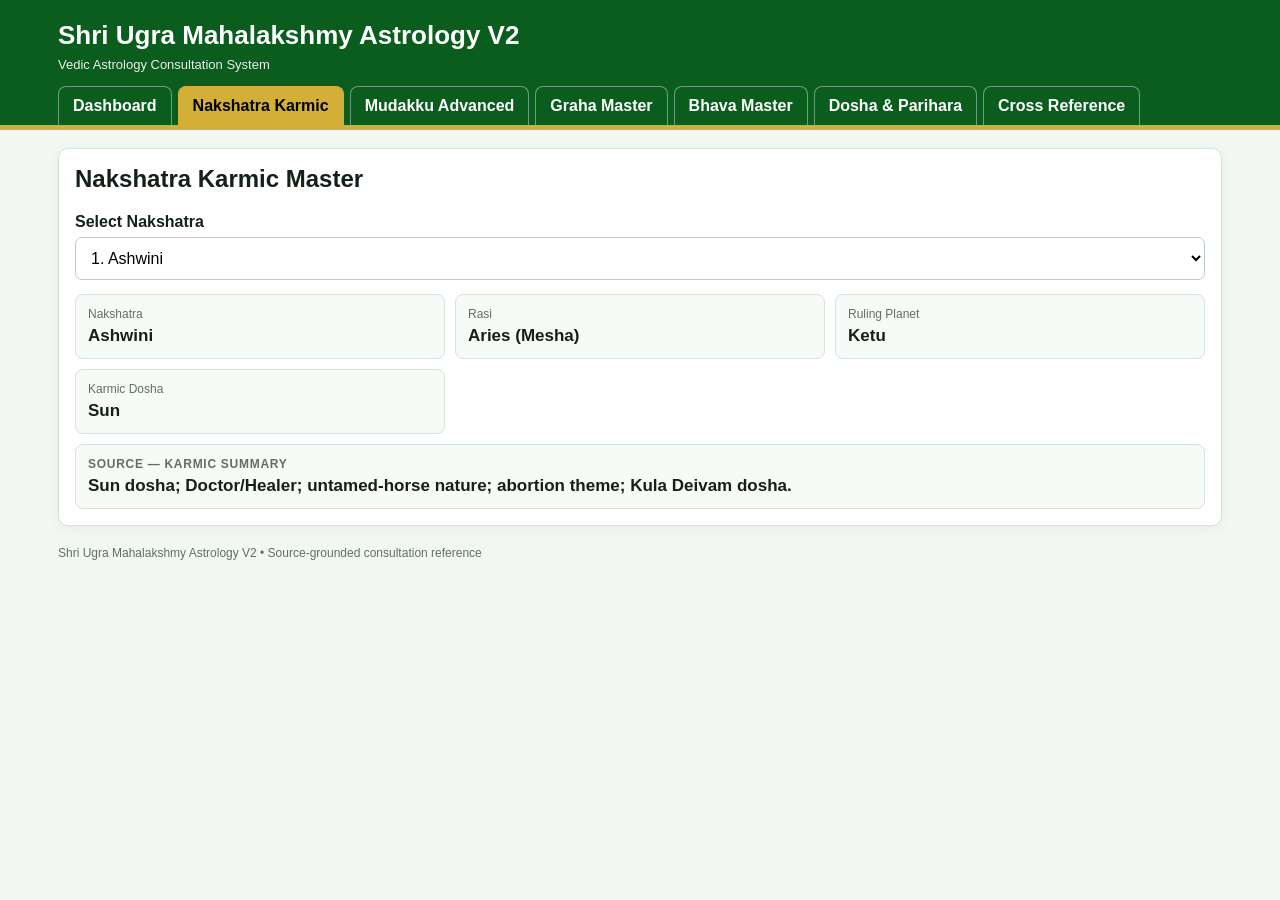
<file: nakshatra.html>
<!doctype html><html><head><meta charset="utf-8"><meta name="viewport" content="width=device-width,initial-scale=1"><meta name="theme-color" content="#0B5D1E"><title>Shri Ugra Mahalakshmy Astrology V2 — Nakshatra Karmic Master</title><link rel="stylesheet" href="styles.css"></head><body><header><div class="head"><div class="brand">Shri Ugra Mahalakshmy Astrology V2</div><div class="sub">Vedic Astrology Consultation System</div><nav class="nav"><a href="index.html">Dashboard</a><a class="active" href="nakshatra.html">Nakshatra Karmic</a><a href="mudakku.html">Mudakku Advanced</a><a href="graha.html">Graha Master</a><a href="bhava.html">Bhava Master</a><a href="dosha.html">Dosha &amp; Parihara</a><a href="consultation.html">Cross Reference</a></nav></div></header><main><section class="card"><h2>Nakshatra Karmic Master</h2><label for="sel">Select Nakshatra</label><select id="sel"></select><div id="out" class="details"></div></section><footer>Shri Ugra Mahalakshmy Astrology V2 • Source-grounded consultation reference</footer></main><script>fetch('data/nakshatras.json').then(r=>r.json()).then(data=>{const s=document.getElementById('sel'),o=document.getElementById('out');data.forEach((x,i)=>{s.add(new Option(`${x.no}. ${x.nakshatra}`,i))});function render(){const x=data[+s.value];o.innerHTML=`<div class="metric"><span>Nakshatra</span><strong>${x.nakshatra}</strong></div><div class="metric"><span>Rasi</span><strong>${x.rasi}</strong></div><div class="metric"><span>Ruling Planet</span><strong>${x.rulingPlanet}</strong></div><div class="metric"><span>Karmic Dosha</span><strong>${x.karmicDosha}</strong></div><div class="metric wide"><span class="source-tag">SOURCE — Karmic Summary</span><strong>${x.karmicSummary}</strong></div>`}s.onchange=render;render()})</script></body></html>
</file>
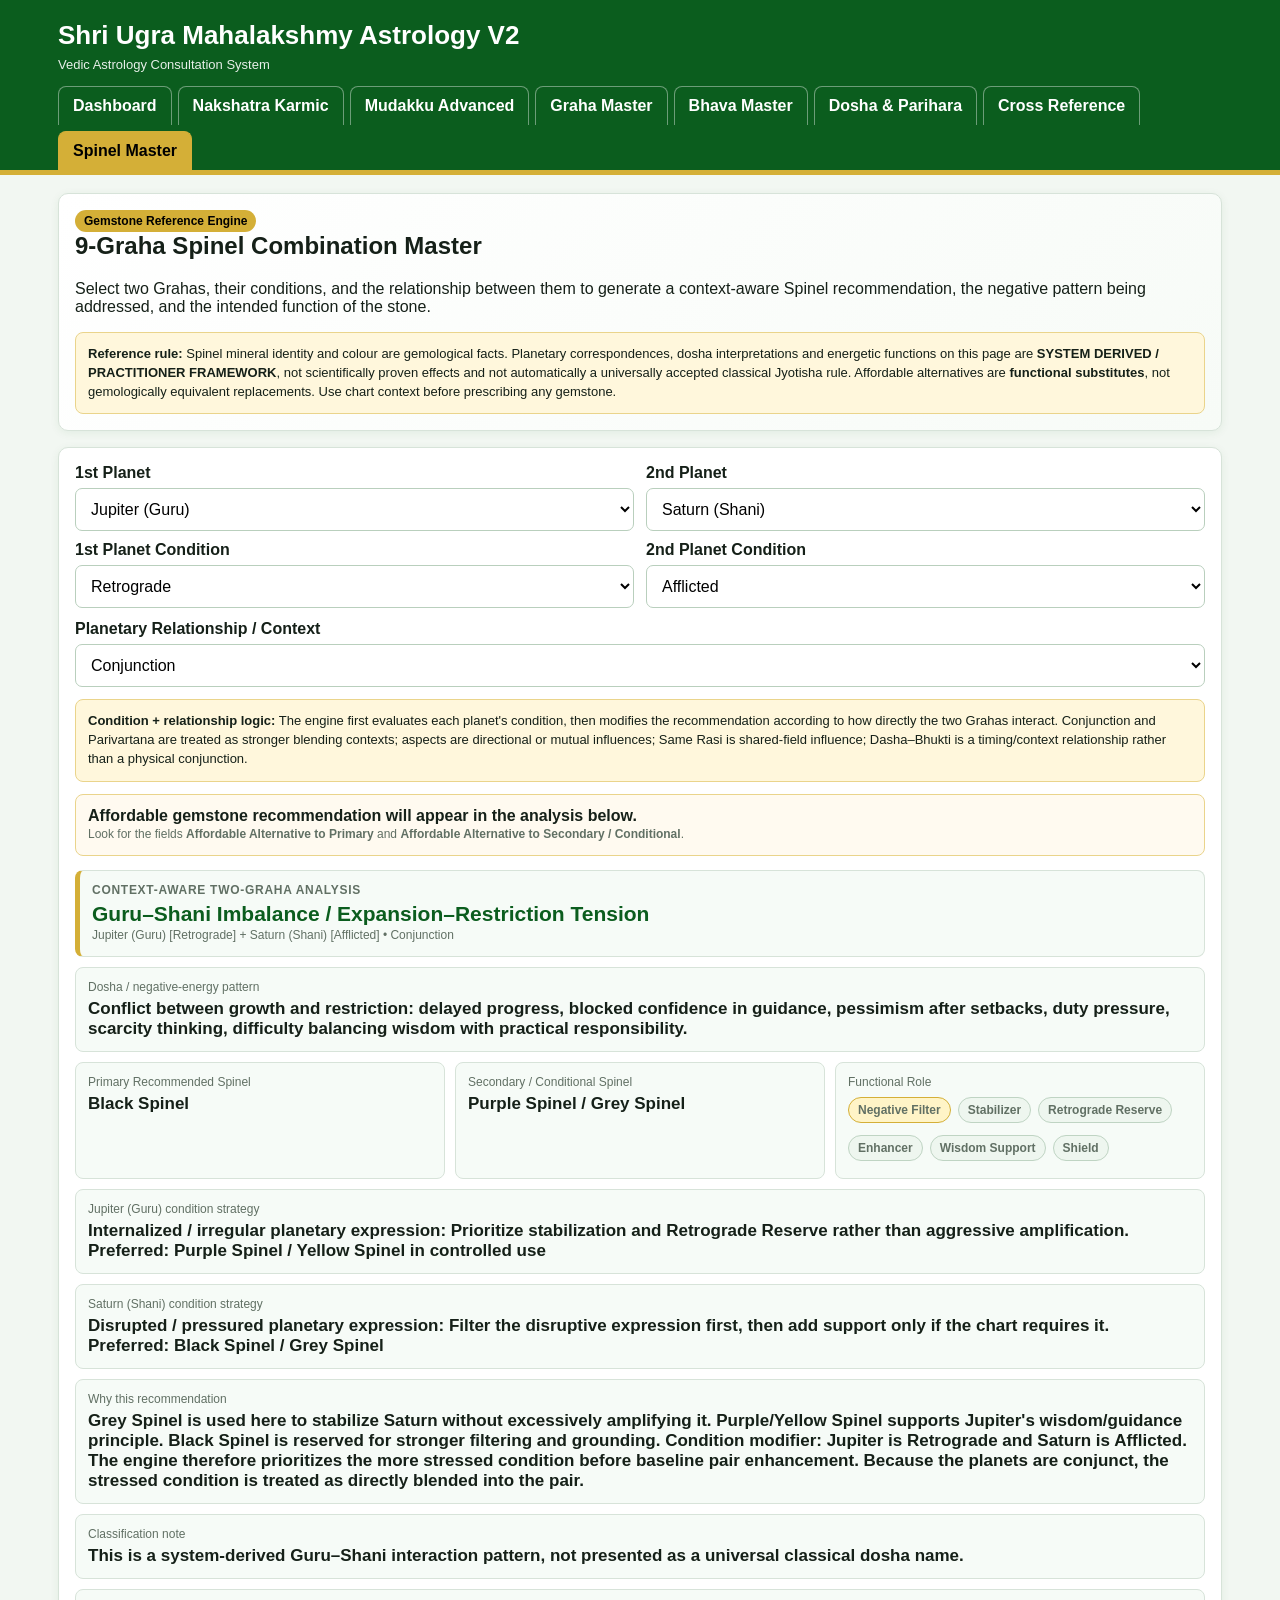
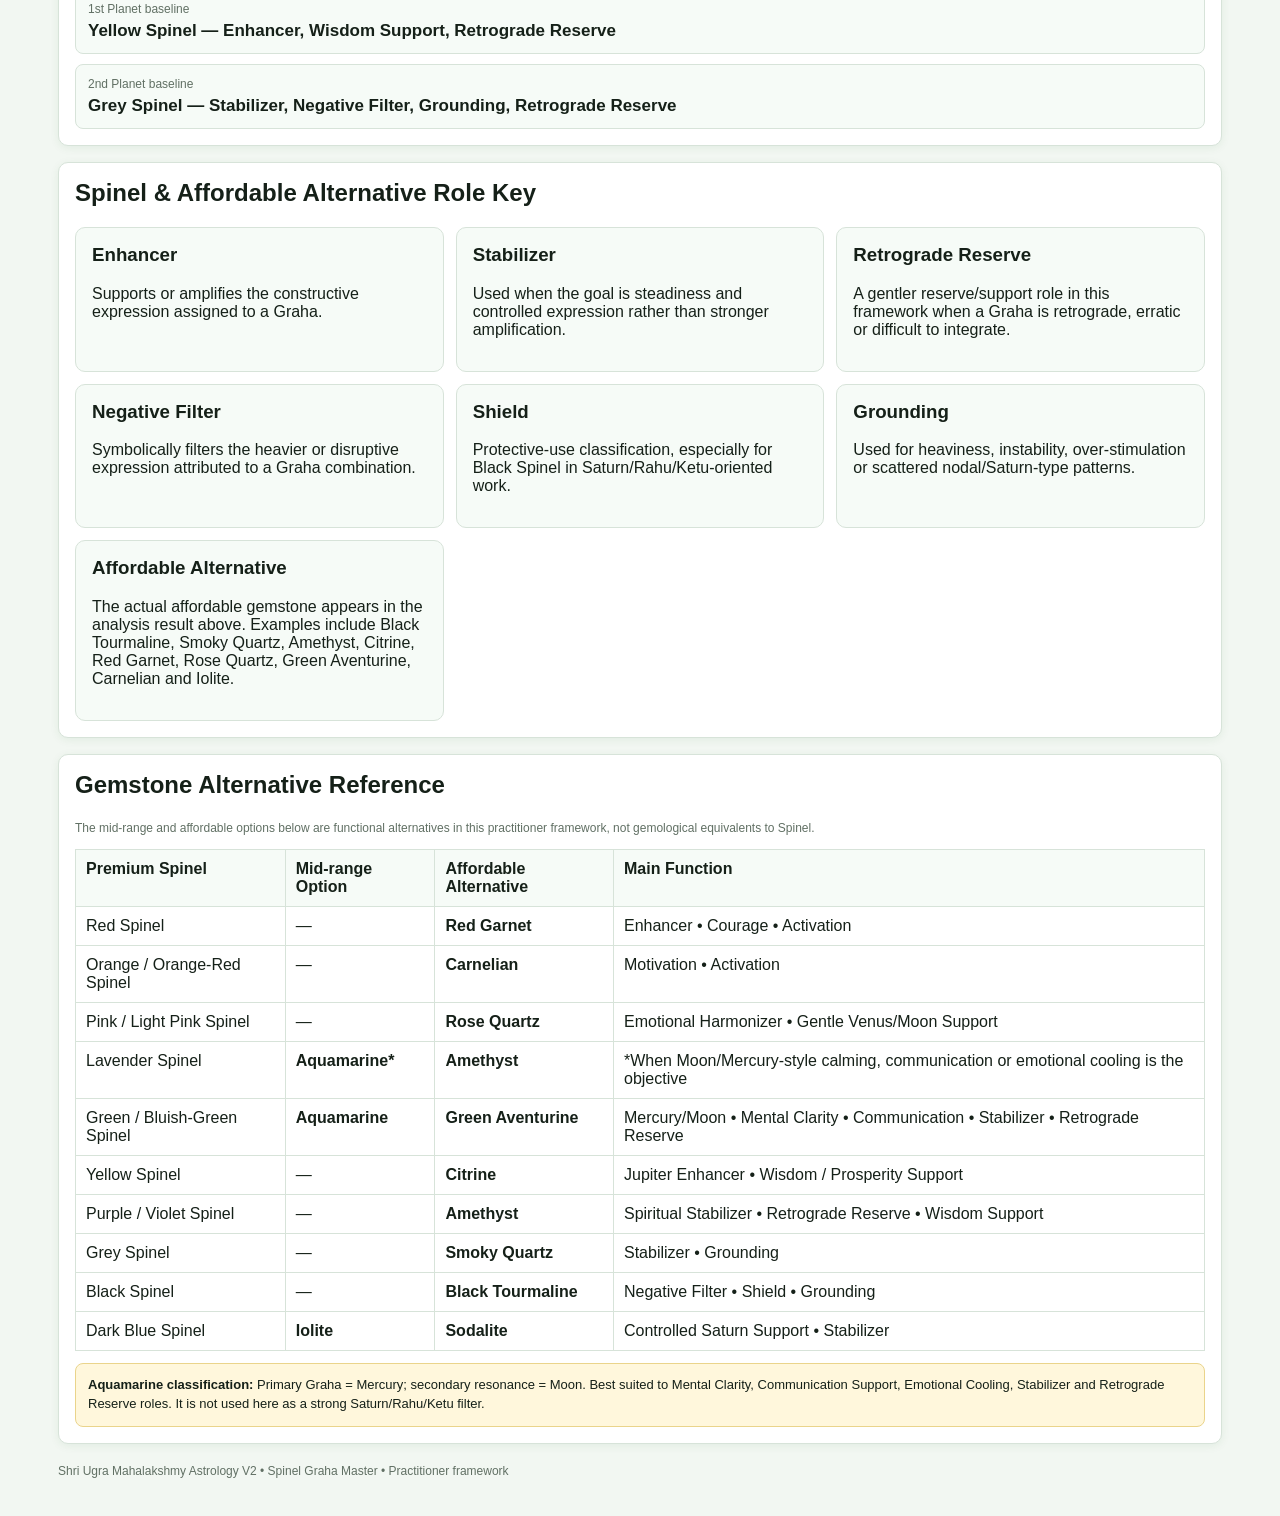
<file: spinel.html>
<!doctype html>
<html>
<head>
<meta charset="utf-8">
<meta name="viewport" content="width=device-width,initial-scale=1">
<meta name="theme-color" content="#0B5D1E">
<title>Shri Ugra Mahalakshmy Astrology V2 — Spinel Graha Master</title>
<link rel="stylesheet" href="styles.css">
<style>
.selector-grid{display:grid;grid-template-columns:1fr 1fr;gap:12px}
.role-row{display:flex;flex-wrap:wrap;gap:7px;margin-top:8px}
.role-pill{display:inline-block;padding:5px 9px;border-radius:999px;background:#eef6ef;border:1px solid #bfd4c3;font-size:12px;font-weight:800}
.role-pill.primary{background:#fff4c7;border-color:#d4af37}
.spinel-card{border-left:5px solid var(--gold)}
.spinel-name{font-size:21px;font-weight:900;color:var(--green)}
.mini{font-size:12px;color:var(--muted);line-height:1.5}
.alt-table{width:100%;border-collapse:collapse;margin-top:10px}.alt-table th,.alt-table td{border:1px solid var(--line);padding:10px;text-align:left;vertical-align:top}.alt-table th{background:var(--soft)}.alt-highlight{background:#fffaf0;border:1px solid #ead48b;border-radius:8px;padding:12px;margin-top:12px}.alt-highlight strong{font-size:16px}@media(max-width:820px){.selector-grid{grid-template-columns:1fr}.alt-table{font-size:13px}.alt-table th,.alt-table td{padding:8px}}
</style>
</head>
<body>
<header><div class="head">
<div class="brand">Shri Ugra Mahalakshmy Astrology V2</div>
<div class="sub">Vedic Astrology Consultation System</div>
<nav class="nav">
<a href="index.html">Dashboard</a>
<a href="nakshatra.html">Nakshatra Karmic</a>
<a href="mudakku.html">Mudakku Advanced</a>
<a href="graha.html">Graha Master</a>
<a href="bhava.html">Bhava Master</a>
<a href="dosha.html">Dosha &amp; Parihara</a>
<a href="consultation.html">Cross Reference</a>
<a class="active" href="spinel.html">Spinel Master</a>
</nav></div></header>

<main>
<section class="card hero">
<span class="badge">Gemstone Reference Engine</span>
<h1>9-Graha Spinel Combination Master</h1>
<p>Select two Grahas, their conditions, and the relationship between them to generate a context-aware Spinel recommendation, the negative pattern being addressed, and the intended function of the stone.</p>
<div class="notice"><b>Reference rule:</b> Spinel mineral identity and colour are gemological facts. Planetary correspondences, dosha interpretations and energetic functions on this page are <b>SYSTEM DERIVED / PRACTITIONER FRAMEWORK</b>, not scientifically proven effects and not automatically a universally accepted classical Jyotisha rule. Affordable alternatives are <b>functional substitutes</b>, not gemologically equivalent replacements. Use chart context before prescribing any gemstone.</div>
</section>

<section class="card">
<div class="selector-grid">
<div>
  <label for="p1">1st Planet</label>
  <select id="p1"></select>
  <label for="c1" style="margin-top:10px">1st Planet Condition</label>
  <select id="c1"></select>
</div>
<div>
  <label for="p2">2nd Planet</label>
  <select id="p2"></select>
  <label for="c2" style="margin-top:10px">2nd Planet Condition</label>
  <select id="c2"></select>
</div>
</div>
<div style="margin-top:12px">
<label for="rel">Planetary Relationship / Context</label>
<select id="rel"></select>
</div>
<div class="notice" style="margin-top:12px"><b>Condition + relationship logic:</b> The engine first evaluates each planet's condition, then modifies the recommendation according to how directly the two Grahas interact. Conjunction and Parivartana are treated as stronger blending contexts; aspects are directional or mutual influences; Same Rasi is shared-field influence; Dasha–Bhukti is a timing/context relationship rather than a physical conjunction.</div>
<div class="alt-highlight"><strong>Affordable gemstone recommendation will appear in the analysis below.</strong><div class="mini">Look for the fields <b>Affordable Alternative to Primary</b> and <b>Affordable Alternative to Secondary / Conditional</b>.</div></div>
<div id="out" class="details"></div>
</section>

<section class="card">
<h2>Spinel & Affordable Alternative Role Key</h2>
<div class="grid">
<div class="module"><h3>Enhancer</h3><p>Supports or amplifies the constructive expression assigned to a Graha.</p></div>
<div class="module"><h3>Stabilizer</h3><p>Used when the goal is steadiness and controlled expression rather than stronger amplification.</p></div>
<div class="module"><h3>Retrograde Reserve</h3><p>A gentler reserve/support role in this framework when a Graha is retrograde, erratic or difficult to integrate.</p></div>
<div class="module"><h3>Negative Filter</h3><p>Symbolically filters the heavier or disruptive expression attributed to a Graha combination.</p></div>
<div class="module"><h3>Shield</h3><p>Protective-use classification, especially for Black Spinel in Saturn/Rahu/Ketu-oriented work.</p></div>
<div class="module"><h3>Grounding</h3><p>Used for heaviness, instability, over-stimulation or scattered nodal/Saturn-type patterns.</p></div>
<div class="module"><h3>Affordable Alternative</h3><p>The actual affordable gemstone appears in the analysis result above. Examples include Black Tourmaline, Smoky Quartz, Amethyst, Citrine, Red Garnet, Rose Quartz, Green Aventurine, Carnelian and Iolite.</p></div>
</div>
</section>


<section class="card">
<h2>Gemstone Alternative Reference</h2>
<p class="mini">The mid-range and affordable options below are functional alternatives in this practitioner framework, not gemological equivalents to Spinel.</p>
<table class="alt-table">
<thead><tr><th>Premium Spinel</th><th>Mid-range Option</th><th>Affordable Alternative</th><th>Main Function</th></tr></thead>
<tbody>
<tr><td>Red Spinel</td><td>—</td><td><strong>Red Garnet</strong></td><td>Enhancer • Courage • Activation</td></tr>
<tr><td>Orange / Orange-Red Spinel</td><td>—</td><td><strong>Carnelian</strong></td><td>Motivation • Activation</td></tr>
<tr><td>Pink / Light Pink Spinel</td><td>—</td><td><strong>Rose Quartz</strong></td><td>Emotional Harmonizer • Gentle Venus/Moon Support</td></tr>
<tr><td>Lavender Spinel</td><td><strong>Aquamarine*</strong></td><td><strong>Amethyst</strong></td><td>*When Moon/Mercury-style calming, communication or emotional cooling is the objective</td></tr>
<tr><td>Green / Bluish-Green Spinel</td><td><strong>Aquamarine</strong></td><td><strong>Green Aventurine</strong></td><td>Mercury/Moon • Mental Clarity • Communication • Stabilizer • Retrograde Reserve</td></tr>
<tr><td>Yellow Spinel</td><td>—</td><td><strong>Citrine</strong></td><td>Jupiter Enhancer • Wisdom / Prosperity Support</td></tr>
<tr><td>Purple / Violet Spinel</td><td>—</td><td><strong>Amethyst</strong></td><td>Spiritual Stabilizer • Retrograde Reserve • Wisdom Support</td></tr>
<tr><td>Grey Spinel</td><td>—</td><td><strong>Smoky Quartz</strong></td><td>Stabilizer • Grounding</td></tr>
<tr><td>Black Spinel</td><td>—</td><td><strong>Black Tourmaline</strong></td><td>Negative Filter • Shield • Grounding</td></tr>
<tr><td>Dark Blue Spinel</td><td><strong>Iolite</strong></td><td><strong>Sodalite</strong></td><td>Controlled Saturn Support • Stabilizer</td></tr>
</tbody>
</table>
<div class="notice" style="margin-top:12px"><b>Aquamarine classification:</b> Primary Graha = Mercury; secondary resonance = Moon. Best suited to Mental Clarity, Communication Support, Emotional Cooling, Stabilizer and Retrograde Reserve roles. It is not used here as a strong Saturn/Rahu/Ketu filter.</div>
</section>
<footer>Shri Ugra Mahalakshmy Astrology V2 • Spinel Graha Master • Practitioner framework</footer>
</main>

<script>
const planets = {
Sun:{
 display:"Sun (Surya)",
 dosha:"Surya imbalance / afflicted Sun pattern",
 negative:"Low confidence, weak authority, loss of direction, passivity, depleted vitality symbolism or excessive ego/heat when overexpressed.",
 primary:"Red Spinel",
 secondary:"Orange-Red Spinel",
 roles:["Enhancer","Activation"],
 caution:"Use cautiously when the Sun/Mars principle is already excessively hot or dominant."
},
Moon:{
 display:"Moon (Chandra)",
 dosha:"Chandra imbalance / afflicted Moon pattern",
 negative:"Emotional instability, hypersensitivity, restlessness, poor emotional containment, attachment or fluctuating mental comfort.",
 primary:"Light Pink Spinel",
 secondary:"Lavender Spinel",
 roles:["Stabilizer","Emotional Harmonizer","Retrograde Reserve"],
 caution:"Very dark or highly stimulating stones may not suit an already agitated Moon pattern."
},
Mars:{
 display:"Mars (Mangala)",
 dosha:"Mangala imbalance / afflicted Mars pattern",
 negative:"Low courage and initiative when weak; anger, impulsiveness, conflict, excessive heat or force when overexpressed.",
 primary:"Red Spinel",
 secondary:"Deep Red Spinel",
 roles:["Enhancer","Activation"],
 caution:"If Mars is already aggressive, prefer a stabilizing/filter strategy instead of further amplification."
},
Mercury:{
 display:"Mercury (Budha)",
 dosha:"Budha imbalance / afflicted Mercury pattern",
 negative:"Overthinking, communication blocks, poor concentration, scattered analysis, nervous restlessness or inconsistent decision-making.",
 primary:"Green Spinel",
 secondary:"Bluish-Green Spinel",
 roles:["Stabilizer","Mental Clarity","Retrograde Reserve"],
 caution:"Choose medium, balanced tones when Mercury is already over-stimulated."
},
Jupiter:{
 display:"Jupiter (Guru)",
 dosha:"Guru imbalance / afflicted Jupiter pattern",
 negative:"Poor judgment, lack of guidance, pessimism, blocked learning, weak faith in direction, excess or impractical optimism when overexpressed.",
 primary:"Yellow Spinel",
 secondary:"Purple Spinel",
 roles:["Enhancer","Wisdom Support","Retrograde Reserve"],
 caution:"Black Spinel is not treated as a primary Jupiter enhancer in this framework."
},
Venus:{
 display:"Venus (Shukra)",
 dosha:"Shukra imbalance / afflicted Venus pattern",
 negative:"Relationship disharmony, emotional disappointment, lack of pleasure or affection, over-attachment, indulgence or distorted values.",
 primary:"Pink Spinel",
 secondary:"Lavender Spinel",
 roles:["Emotional Harmonizer","Stabilizer","Retrograde Reserve"],
 caution:"Very fiery red stones may overheat an already excessive Venus/Mars pattern."
},
Saturn:{
 display:"Saturn (Shani)",
 dosha:"Shani imbalance / afflicted Saturn pattern",
 negative:"Delay, fear, pessimism, chronic pressure, restriction, duty overload, scarcity mindset, heaviness or difficulty integrating discipline.",
 primary:"Grey Spinel",
 secondary:"Black Spinel / Dark Blue Spinel",
 roles:["Stabilizer","Negative Filter","Grounding","Retrograde Reserve"],
 caution:"Dark Blue strengthens Saturn more directly; Black filters/grounds; Grey stabilizes. They are not interchangeable."
},
Rahu:{
 display:"Rahu",
 dosha:"Rahu imbalance / nodal disturbance pattern",
 negative:"Obsession, confusion, overstimulation, compulsive ambition, illusion, instability, anxiety-like agitation or difficulty grounding.",
 primary:"Black Spinel",
 secondary:"Smoky Grey / Violet Spinel",
 roles:["Negative Filter","Shield","Grounding","Retrograde Reserve"],
 caution:"Avoid aggressive enhancement when Rahu is already highly activated."
},
Ketu:{
 display:"Ketu",
 dosha:"Ketu imbalance / nodal detachment pattern",
 negative:"Disconnection, excessive detachment, fragmentation, spiritual confusion, loss of worldly anchoring or abrupt withdrawal.",
 primary:"Violet Spinel",
 secondary:"Black / Lavender Spinel",
 roles:["Stabilizer","Negative Filter","Grounding","Retrograde Reserve"],
 caution:"Use stimulating red/orange stones carefully when the objective is to calm fragmentation."
}
};

const overrides = {
"Jupiter|Saturn":{
 title:"Guru–Shani Imbalance / Expansion–Restriction Tension",
 negative:"Conflict between growth and restriction: delayed progress, blocked confidence in guidance, pessimism after setbacks, duty pressure, scarcity thinking, difficulty balancing wisdom with practical responsibility.",
 primary:"Grey Spinel",
 secondary:"Purple or Yellow Spinel; Black Spinel if filtering/grounding is the priority",
 roles:["Stabilizer","Negative Filter","Grounding","Retrograde Reserve"],
 rationale:"Grey Spinel is used here to stabilize Saturn without excessively amplifying it. Purple/Yellow Spinel supports Jupiter's wisdom/guidance principle. Black Spinel is reserved for stronger filtering and grounding.",
 note:"This is a system-derived Guru–Shani interaction pattern, not presented as a universal classical dosha name."
},
"Sun|Saturn":{
 title:"Surya–Shani Authority–Restriction Tension",
 negative:"Pressure between confidence/authority and restriction/duty: low self-belief, fear of authority, delayed recognition, rigid responsibility or internal conflict between expression and restraint.",
 primary:"Grey Spinel",
 secondary:"Red Spinel in controlled use; Black Spinel for filtering",
 roles:["Stabilizer","Grounding","Negative Filter"],
 rationale:"Stabilize Saturn first. Add Red Spinel only when the Sun principle genuinely requires support and the chart does not show excessive heat."
},
"Mars|Saturn":{
 title:"Mangala–Shani Force–Obstruction Tension",
 negative:"Stop–go energy, frustration, blocked action, anger under restriction, harsh effort, burnout symbolism or difficulty pacing force and endurance.",
 primary:"Grey Spinel",
 secondary:"Black Spinel; Red Spinel only for carefully controlled Mars support",
 roles:["Stabilizer","Grounding","Negative Filter"],
 rationale:"Grey/Black Spinel is prioritized to control obstruction and pressure before considering additional Mars activation."
},
"Moon|Saturn":{
 title:"Chandra–Shani Emotional Heaviness Pattern",
 negative:"Emotional heaviness, loneliness symbolism, pessimistic thinking, withdrawal, fear, excessive responsibility or difficulty feeling emotionally supported.",
 primary:"Lavender Spinel",
 secondary:"Grey Spinel",
 roles:["Emotional Harmonizer","Stabilizer","Grounding","Retrograde Reserve"],
 rationale:"Lavender addresses the Moon/Venus calming side while Grey Spinel stabilizes Saturn without aggressively strengthening it."
},
"Mercury|Saturn":{
 title:"Budha–Shani Mental Restriction Pattern",
 negative:"Over-analysis, rigid thinking, communication inhibition, fear of mistakes, slow decisions, excessive seriousness or mentally carrying too much responsibility.",
 primary:"Green Spinel",
 secondary:"Grey Spinel",
 roles:["Mental Clarity","Stabilizer","Grounding","Retrograde Reserve"],
 rationale:"Green Spinel supports Mercury clarity; Grey Spinel moderates Saturn pressure."
},
"Venus|Saturn":{
 title:"Shukra–Shani Relationship / Pleasure Restriction Pattern",
 negative:"Emotional distance, delayed relationship satisfaction, fear of vulnerability, duty replacing pleasure, scarcity in affection or over-control of Venusian expression.",
 primary:"Pink Spinel",
 secondary:"Grey or Lavender Spinel",
 roles:["Emotional Harmonizer","Stabilizer","Retrograde Reserve"],
 rationale:"Pink/Lavender softens Venus-Moon themes while Grey Spinel stabilizes Saturn."
},
"Rahu|Saturn":{
 title:"Shani–Rahu Heavy Nodal Pressure Pattern",
 negative:"Compulsive pressure, fear, chronic mental load, obsession with control/status, prolonged uncertainty, destabilizing ambition or a strong need for grounding.",
 primary:"Black Spinel",
 secondary:"Grey Spinel",
 roles:["Shield","Negative Filter","Grounding","Retrograde Reserve"],
 rationale:"This is one of the strongest Black Spinel filter classifications in the system."
},
"Ketu|Saturn":{
 title:"Shani–Ketu Detachment / Restriction Pattern",
 negative:"Withdrawal, isolation symbolism, disconnection from material motivation, karmic heaviness, rigid detachment or difficulty staying grounded while under pressure.",
 primary:"Black Spinel",
 secondary:"Violet or Grey Spinel",
 roles:["Negative Filter","Grounding","Stabilizer","Retrograde Reserve"],
 rationale:"Black grounds and filters; Violet supports the Ketu-transformational side; Grey stabilizes Saturn."
},
"Jupiter|Rahu":{
 title:"Guru–Rahu Judgment / Expansion Distortion Pattern",
 negative:"Exaggerated beliefs, confused judgment, over-expansion, chasing shortcuts, unstable guidance or difficulty separating wisdom from desire/illusion.",
 primary:"Purple Spinel",
 secondary:"Black Spinel",
 roles:["Wisdom Support","Negative Filter","Grounding"],
 rationale:"Purple is used for higher discernment symbolism while Black Spinel filters and grounds Rahu-type excess."
},
"Jupiter|Ketu":{
 title:"Guru–Ketu Wisdom–Detachment Pattern",
 negative:"Spiritual over-detachment, loss of practical direction, abstract wisdom without worldly anchoring or difficulty translating insight into action.",
 primary:"Purple Spinel",
 secondary:"Violet Spinel",
 roles:["Wisdom Support","Stabilizer","Retrograde Reserve"],
 rationale:"Purple/Violet is preferred for a contemplative Jupiter–Ketu combination; add grounding only if detachment becomes excessive."
},
"Moon|Rahu":{
 title:"Chandra–Rahu Emotional / Mental Overstimulation Pattern",
 negative:"Restlessness, obsessive thinking, emotional confusion, unstable desires, overstimulation or difficulty distinguishing intuition from anxiety-like agitation.",
 primary:"Black Spinel",
 secondary:"Lavender Spinel",
 roles:["Negative Filter","Shield","Grounding","Emotional Harmonizer"],
 rationale:"Black filters/grounds Rahu; Lavender calms the Moon side."
},
"Moon|Ketu":{
 title:"Chandra–Ketu Emotional Detachment Pattern",
 negative:"Emotional withdrawal, disconnection, sudden loss of interest, inwardness, fluctuating attachment and detachment or difficulty staying emotionally present.",
 primary:"Lavender Spinel",
 secondary:"Violet Spinel",
 roles:["Emotional Harmonizer","Stabilizer","Retrograde Reserve"],
 rationale:"Lavender is gentler for Moon; Violet addresses Ketu's transformational/detachment principle."
},
"Mars|Rahu":{
 title:"Mangala–Rahu Overdrive Pattern",
 negative:"Impulsiveness, aggression, risky action, compulsive drive, impatience, conflict escalation or difficulty controlling ambition and heat.",
 primary:"Black Spinel",
 secondary:"Grey Spinel",
 roles:["Negative Filter","Grounding","Shield"],
 rationale:"Filtering and grounding are prioritized over further Red Spinel amplification."
},
"Mars|Ketu":{
 title:"Mangala–Ketu Fragmented Action Pattern",
 negative:"Sudden action followed by withdrawal, sharp reactions, scattered effort, abrupt conflict or difficulty sustaining purposeful action.",
 primary:"Violet Spinel",
 secondary:"Grey or Black Spinel",
 roles:["Stabilizer","Grounding","Negative Filter"],
 rationale:"The goal is controlled integration rather than stronger Mars activation."
},
"Venus|Rahu":{
 title:"Shukra–Rahu Desire / Attachment Amplification Pattern",
 negative:"Excess desire, glamour/illusion, compulsive attraction, unstable relationships, indulgence or difficulty separating affection from obsession.",
 primary:"Black Spinel",
 secondary:"Pink or Lavender Spinel",
 roles:["Negative Filter","Grounding","Emotional Harmonizer"],
 rationale:"Filter Rahu first, then harmonize Venus rather than strongly enhancing desire."
},
"Venus|Ketu":{
 title:"Shukra–Ketu Affection–Detachment Pattern",
 negative:"Emotional distance, sudden loss of attraction, conflicted desire, relationship detachment or difficulty sustaining pleasure and connection.",
 primary:"Lavender Spinel",
 secondary:"Pink / Violet Spinel",
 roles:["Emotional Harmonizer","Stabilizer","Retrograde Reserve"],
 rationale:"Lavender bridges Venus/Moon softness with Ketu detachment."
},
"Sun|Rahu":{
 title:"Surya–Rahu Identity / Recognition Distortion Pattern",
 negative:"Over-ambition, recognition hunger, unstable self-image, authority conflicts, image obsession or confusion between genuine leadership and external validation.",
 primary:"Black Spinel",
 secondary:"Red Spinel only if Sun support is specifically required",
 roles:["Negative Filter","Grounding","Shield"],
 rationale:"Rahu filtering is prioritized; Red Spinel should not automatically be added."
},
"Sun|Ketu":{
 title:"Surya–Ketu Identity–Detachment Pattern",
 negative:"Withdrawal from visibility, uncertain purpose, inconsistent authority expression, detachment from recognition or difficulty sustaining confident self-direction.",
 primary:"Violet Spinel",
 secondary:"Red Spinel in controlled use",
 roles:["Stabilizer","Retrograde Reserve","Enhancer"],
 rationale:"Violet supports the Ketu side; Red is optional when constructive Sun support is needed."
},
"Mercury|Rahu":{
 title:"Budha–Rahu Cognitive Overload Pattern",
 negative:"Overthinking, manipulative or confused communication, information overload, compulsive analysis, scattered attention or cleverness without grounded judgment.",
 primary:"Green Spinel",
 secondary:"Black Spinel",
 roles:["Mental Clarity","Negative Filter","Grounding"],
 rationale:"Green supports Mercury clarity while Black filters Rahu over-stimulation."
},
"Mercury|Ketu":{
 title:"Budha–Ketu Fragmented Communication Pattern",
 negative:"Interrupted thought flow, detached communication, sudden silence, over-analysis followed by disengagement or difficulty translating inner insight clearly.",
 primary:"Green Spinel",
 secondary:"Violet Spinel",
 roles:["Mental Clarity","Stabilizer","Retrograde Reserve"],
 rationale:"Green maintains cognitive coherence while Violet supports Ketu integration."
}
};

const order=["Sun","Moon","Mars","Mercury","Jupiter","Venus","Saturn","Rahu","Ketu"];
const conditionOrder=["Normal","Retrograde","Debilitated","Combust","Afflicted","Exalted"];
const relationshipOrder=["Conjunction","Mutual Aspect","1st → 2nd Aspect","2nd → 1st Aspect","Parivartana","Same Rasi","Dasha–Bhukti"];

const relationshipProfiles={
 "Conjunction":{
  label:"Conjunction",
  intensity:4,
  strategy:"Direct blending",
  effect:"Both Grahas operate in the same field. The engine treats this as a strong combined pattern and prioritizes stabilization/filtering when either planet is stressed.",
  roles:["Stabilizer","Negative Filter"]
 },
 "Mutual Aspect":{
  label:"Mutual Aspect",
  intensity:3,
  strategy:"Reciprocal influence",
  effect:"Both Grahas influence one another without occupying the same sign/house. The recommendation balances both conditions more evenly.",
  roles:["Stabilizer"]
 },
 "1st → 2nd Aspect":{
  label:"1st → 2nd Aspect",
  intensity:2,
  strategy:"Directional influence from 1st planet",
  effect:"The 1st Graha is treated as the influencing planet and the 2nd as the receiving planet. The engine gives slightly more weight to the 1st planet's condition.",
  roles:["Stabilizer"]
 },
 "2nd → 1st Aspect":{
  label:"2nd → 1st Aspect",
  intensity:2,
  strategy:"Directional influence from 2nd planet",
  effect:"The 2nd Graha is treated as the influencing planet and the 1st as the receiving planet. The engine gives slightly more weight to the 2nd planet's condition.",
  roles:["Stabilizer"]
 },
 "Parivartana":{
  label:"Parivartana",
  intensity:4,
  strategy:"Mutual sign-exchange linkage",
  effect:"The two Grahas are treated as strongly interdependent. The engine favors a coordinated two-stone strategy when their conditions differ materially.",
  roles:["Stabilizer","Harmonizer"]
 },
 "Same Rasi":{
  label:"Same Rasi",
  intensity:2,
  strategy:"Shared sign environment",
  effect:"The two Grahas share a common sign field but are not automatically treated as tightly conjunct. The engine uses a moderate blending strategy.",
  roles:["Stabilizer"]
 },
 "Dasha–Bhukti":{
  label:"Dasha–Bhukti",
  intensity:3,
  strategy:"Active timing relationship",
  effect:"This is treated as a period-based activation rather than a physical chart relationship. The engine prioritizes the Mahadasha-like 1st planet as context and the Bhukti-like 2nd planet as the active modifier.",
  roles:["Retrograde Reserve","Stabilizer"]
 }
};

const applicability={
 Sun:{Retrograde:false,Combust:false},
 Moon:{Retrograde:false,Combust:false},
 Rahu:{Combust:false},
 Ketu:{Combust:false}
};

const conditionProfiles={
 Normal:{
  label:"Normal",
  focus:"Baseline planetary support",
  suffix:"No additional condition modifier is applied.",
  roles:[]
 },
 Retrograde:{
  label:"Retrograde",
  focus:"Internalized / irregular planetary expression",
  suffix:"Prioritize stabilization and Retrograde Reserve rather than aggressive amplification.",
  roles:["Retrograde Reserve","Stabilizer"]
 },
 Debilitated:{
  label:"Debilitated",
  focus:"Weak or compromised planetary expression",
  suffix:"Use controlled support first; strengthen constructively without blindly amplifying the planet.",
  roles:["Stabilizer","Controlled Enhancer"]
 },
 Combust:{
  label:"Combust",
  focus:"Planetary expression weakened or overshadowed by proximity to the Sun",
  suffix:"Prioritize stabilization and protected support; avoid treating combustion as a simple lack of power.",
  roles:["Stabilizer","Negative Filter"]
 },
 Afflicted:{
  label:"Afflicted",
  focus:"Disrupted / pressured planetary expression",
  suffix:"Filter the disruptive expression first, then add support only if the chart requires it.",
  roles:["Negative Filter","Shield","Grounding"]
 },
 Exalted:{
  label:"Exalted",
  focus:"Strong planetary expression",
  suffix:"Avoid unnecessary amplification. Prefer harmonizing or filtering only when the strong planet is producing excess.",
  roles:["Stabilizer","Harmonizer"]
 }
};

const conditionStone={
 Sun:{
  Normal:["Red Spinel","Orange-Red Spinel"],
  Debilitated:["Red Spinel","Orange-Red Spinel"],
  Afflicted:["Red Spinel in controlled use","Black or Grey Spinel if filtering is needed"],
  Exalted:["No automatic enhancer","Red Spinel only if a specific supportive objective exists"]
 },
 Moon:{
  Normal:["Light Pink Spinel","Lavender Spinel"],
  Debilitated:["Light Pink Spinel","Lavender Spinel"],
  Afflicted:["Lavender Spinel","Black Spinel only when strong filtering/grounding is required"],
  Exalted:["Lavender Spinel","Light Pink Spinel only for gentle harmonization"]
 },
 Mars:{
  Normal:["Red Spinel","Deep Red Spinel"],
  Retrograde:["Deep Red Spinel in controlled use","Grey Spinel for stabilization"],
  Debilitated:["Red Spinel in controlled use","Deep Red Spinel"],
  Combust:["Deep Red Spinel in controlled use","Grey Spinel"],
  Afflicted:["Grey or Black Spinel","Red Spinel only after filtering the aggressive pattern"],
  Exalted:["Grey Spinel if excess heat needs control","Avoid automatic Red Spinel amplification"]
 },
 Mercury:{
  Normal:["Green Spinel","Bluish-Green Spinel"],
  Retrograde:["Green Spinel","Bluish-Green Spinel"],
  Debilitated:["Green Spinel","Bluish-Green Spinel"],
  Combust:["Green Spinel","Grey Spinel as stabilizing support"],
  Afflicted:["Green Spinel","Black Spinel if strong mental over-stimulation needs filtering"],
  Exalted:["Green Spinel only for harmonization","Avoid unnecessary amplification"]
 },
 Jupiter:{
  Normal:["Yellow Spinel","Purple Spinel"],
  Retrograde:["Purple Spinel","Yellow Spinel in controlled use"],
  Debilitated:["Yellow Spinel","Purple Spinel"],
  Combust:["Purple Spinel","Yellow Spinel in controlled use"],
  Afflicted:["Purple Spinel","Black Spinel if distortion/filtering is the main problem"],
  Exalted:["Purple Spinel for refinement","Avoid automatic Yellow Spinel amplification"]
 },
 Venus:{
  Normal:["Pink Spinel","Lavender Spinel"],
  Retrograde:["Lavender Spinel","Pink Spinel"],
  Debilitated:["Pink Spinel","Lavender Spinel"],
  Combust:["Lavender Spinel","Pink Spinel in controlled use"],
  Afflicted:["Lavender Spinel","Black Spinel where desire/attachment needs filtering"],
  Exalted:["Lavender Spinel for harmonization","Avoid unnecessary Pink Spinel amplification"]
 },
 Saturn:{
  Normal:["Grey Spinel","Black / Dark Blue Spinel"],
  Retrograde:["Grey Spinel","Black Spinel"],
  Debilitated:["Grey Spinel","Dark Blue Spinel only if Saturn truly requires strengthening"],
  Combust:["Grey Spinel","Black Spinel"],
  Afflicted:["Black Spinel","Grey Spinel"],
  Exalted:["Grey Spinel","Black Spinel only if strong filtering is required"]
 },
 Rahu:{
  Normal:["Black Spinel","Smoky Grey / Violet Spinel"],
  Retrograde:["Black Spinel","Grey Spinel"],
  Debilitated:["Black Spinel","Violet Spinel"],
  Afflicted:["Black Spinel","Grey Spinel"],
  Exalted:["Grey or Violet Spinel","Black Spinel only if excess requires filtering"]
 },
 Ketu:{
  Normal:["Violet Spinel","Black / Lavender Spinel"],
  Retrograde:["Violet Spinel","Black Spinel"],
  Debilitated:["Violet Spinel","Lavender Spinel"],
  Afflicted:["Black Spinel","Violet Spinel"],
  Exalted:["Lavender or Violet Spinel","Black Spinel only if grounding is necessary"]
 }
};


const midRangeAlternatives=[
 {match:["green spinel","bluish-green spinel"],stone:"Aquamarine",role:"Mercury/Moon • Mental Clarity • Communication Support • Emotional Cooling • Retrograde Reserve"}
];

function midRangeFor(spinelText,planet,roles=[]){
 const txt=String(spinelText||"").toLowerCase();
 const hits=[];
 midRangeAlternatives.forEach(x=>{
   if(x.match.some(m=>txt.includes(m)) && !hits.some(h=>h.stone===x.stone)) hits.push({stone:x.stone,role:x.role});
 });
 if(!hits.length && planet==="Mercury" && (roles.includes("Mental Clarity")||roles.includes("Retrograde Reserve")||roles.includes("Stabilizer"))){
   hits.push({stone:"Aquamarine",role:"Mercury/Moon • Mental Clarity • Communication Support • Emotional Cooling • Retrograde Reserve"});
 }
 return hits;
}
function midHtml(spinelText,planet,roles=[]){
 const hits=midRangeFor(spinelText,planet,roles);
 if(!hits.length) return '<div class="mini">No dedicated mid-range stone assigned for this recommendation.</div>';
 return hits.map(x=>'<div><strong>'+esc(x.stone)+'</strong><div class="mini">'+esc(x.role)+'</div></div>').join('<div style="height:8px"></div>');
}

const affordableAlternatives=[
 {match:["black spinel"],stone:"Black Tourmaline",role:"Negative Filter • Shield • Grounding"},
 {match:["grey spinel","smoky grey"],stone:"Smoky Quartz",role:"Stabilizer • Grounding"},
 {match:["dark blue spinel"],stone:"Iolite",role:"Controlled Saturn Support • Stabilizer"},
 {match:["purple spinel","violet spinel"],stone:"Amethyst",role:"Spiritual Stabilizer • Retrograde Reserve • Wisdom Support"},
 {match:["yellow spinel"],stone:"Citrine",role:"Jupiter Enhancer • Wisdom / Prosperity Support"},
 {match:["green spinel","bluish-green spinel"],stone:"Green Aventurine",role:"Mental Stabilizer • Gentle Mercury Support"},
 {match:["pink spinel","light pink spinel"],stone:"Rose Quartz",role:"Emotional Harmonizer • Gentle Venus/Moon Support"},
 {match:["lavender spinel"],stone:"Amethyst",role:"Calming • Emotional / Spiritual Stabilizer"},
 {match:["orange-red spinel","orange spinel"],stone:"Carnelian",role:"Motivation • Activation"},
 {match:["deep red spinel","red spinel"],stone:"Red Garnet",role:"Enhancer • Courage • Activation"}
];

function affordableFor(spinelText,roles=[]){
 const txt=String(spinelText||"").toLowerCase();
 const hits=[];
 affordableAlternatives.forEach(x=>{
   if(x.match.some(m=>txt.includes(m)) && !hits.some(h=>h.stone===x.stone)) hits.push({stone:x.stone,role:x.role});
 });
 if(!hits.length){
   if(roles.includes("Negative Filter")||roles.includes("Shield")) hits.push({stone:"Black Tourmaline",role:"Negative Filter • Shield • Grounding"});
   else if(roles.includes("Grounding")||roles.includes("Stabilizer")) hits.push({stone:"Smoky Quartz",role:"Stabilizer • Grounding"});
   else hits.push({stone:"Use the affordable stone matching the required Graha function",role:roles.join(" • ")||"Functional substitute"});
 }
 return hits;
}
function altHtml(spinelText,roles=[]){
 const hits=affordableFor(spinelText,roles);
 return hits.map(x=>'<div><strong>'+esc(x.stone)+'</strong><div class="mini">'+esc(x.role)+'</div></div>').join('<div style="height:8px"></div>');
}

function keyFor(a,b){return [a,b].sort((x,y)=>order.indexOf(x)-order.indexOf(y)).join("|")}
function esc(v){return String(v??"—").replace(/[&<>"']/g,m=>({"&":"&amp;","<":"&lt;",">":"&gt;","\"":"&quot;","'":"&#39;"}[m]))}
function pills(arr){return '<div class="role-row">'+arr.map((x,i)=>'<span class="role-pill '+(i===0?'primary':'')+'">'+esc(x)+'</span>').join('')+'</div>'}
function applicable(planet,condition){return applicability[planet]?.[condition]!==false}
function stoneFor(planet,condition){
 const map=conditionStone[planet]||{};
 return map[condition]||[planets[planet].primary,planets[planet].secondary];
}
function rolesFor(planet,condition){
 return [...new Set([...(conditionProfiles[condition]?.roles||[]),...planets[planet].roles])].slice(0,5);
}
function conditionText(planet,condition){
 if(!applicable(planet,condition)){
   if(condition==="Retrograde"&&(planet==="Sun"||planet==="Moon")) return planet+" does not become retrograde in standard geocentric Jyotisha astronomy. Select another condition.";
   if(condition==="Combust") return planet+" is not treated as combust in this engine. Combustion applies to planets that can approach the Sun closely enough for that Jyotisha condition.";
   return condition+" is not applicable to "+planet+" in this engine.";
 }
 if((planet==="Rahu"||planet==="Ketu")&&(condition==="Exalted"||condition==="Debilitated")){
   return "Rahu/Ketu exaltation and debilitation schemes differ between Jyotisha traditions. This result uses the practitioner framework, not a universal classical rule.";
 }
 return conditionProfiles[condition].suffix;
}
function severity(condition){
 return {Normal:0,Exalted:1,Retrograde:2,Debilitated:3,Combust:3,Afflicted:4}[condition]??0;
}
function relationWeights(rel){
 if(rel==="1st → 2nd Aspect") return [1.25,0.9];
 if(rel==="2nd → 1st Aspect") return [0.9,1.25];
 if(rel==="Dasha–Bhukti") return [1.15,1.1];
 return [1,1];
}

const p1=document.getElementById("p1"),p2=document.getElementById("p2"),c1=document.getElementById("c1"),c2=document.getElementById("c2"),rel=document.getElementById("rel"),out=document.getElementById("out");
order.forEach(k=>{p1.add(new Option(planets[k].display,k));p2.add(new Option(planets[k].display,k))});
conditionOrder.forEach(k=>{c1.add(new Option(k,k));c2.add(new Option(k,k))});
relationshipOrder.forEach(k=>rel.add(new Option(k,k)));
p1.value="Jupiter"; p2.value="Saturn"; c1.value="Retrograde"; c2.value="Afflicted"; rel.value="Conjunction";

function render(){
 const a=p1.value,b=p2.value,ca=c1.value,cb=c2.value,rv=rel.value,A=planets[a],B=planets[b],RP=relationshipProfiles[rv];
 const [wA,wB]=relationWeights(rv);
 const invalid=[];
 if(!applicable(a,ca)) invalid.push(conditionText(a,ca));
 if(!applicable(b,cb)) invalid.push(conditionText(b,cb));
 if(invalid.length){
  out.innerHTML='<div class="metric wide spinel-card"><span class="source-tag">CONDITION CHECK</span><div class="spinel-name">Condition requires correction</div></div>'+
  '<div class="metric wide"><span>Why</span><strong>'+invalid.map(esc).join("<br>")+'</strong></div>';
  return;
 }

 const sA=stoneFor(a,ca),sB=stoneFor(b,cb);
 const rA=rolesFor(a,ca),rB=rolesFor(b,cb);
 const cpA=conditionProfiles[ca],cpB=conditionProfiles[cb];

 if(a===b){
   const primary=severity(cb)>severity(ca)?sB[0]:sA[0];
   const secondary=[sA[1],sB[1]].filter(Boolean).filter((v,i,x)=>x.indexOf(v)===i).join(" / ");
   const roles=[...new Set([...rA,...rB])].slice(0,5);
   out.innerHTML=
   '<div class="metric wide spinel-card"><span class="source-tag">SINGLE-GRAHA CONDITION PROFILE</span><div class="spinel-name">'+esc(A.display)+'</div><div class="mini">'+esc(ca)+' + '+esc(cb)+'</div></div>'+
   '<div class="metric wide"><span>Dosha / imbalance pattern</span><strong>'+esc(A.dosha)+'</strong></div>'+
   '<div class="metric wide"><span>Negative pattern to counter / filter</span><strong>'+esc(A.negative)+'</strong></div>'+
   '<div class="metric"><span>Primary Spinel</span><strong>'+esc(primary)+'</strong></div>'+
   '<div class="metric"><span>Secondary Spinel</span><strong>'+esc(secondary||A.secondary)+'</strong></div>'+
   '<div class="metric"><span>Functional Role</span>'+pills(roles)+'</div>'+
   '<div class="metric"><span>💠 Mid-range Gemstone Option</span>'+midHtml(primary,a,roles)+'</div>'+
   '<div class="metric"><span>💎 Affordable Gemstone Substitute</span>'+altHtml(primary,roles)+'</div>'+
   '<div class="metric wide"><span>💎 Affordable Substitute for Secondary Spinel</span>'+altHtml(secondary||A.secondary,roles)+'</div>'+
 '<div class="metric wide"><span>Relationship / Context</span><strong>'+esc(RP.strategy)+': '+esc(RP.effect)+'</strong></div>'+
   '<div class="metric wide"><span>Condition strategy</span><strong>'+esc(ca)+': '+esc(conditionText(a,ca))+'<br>'+esc(cb)+': '+esc(conditionText(b,cb))+'</strong></div>'+
   '<div class="metric wide"><span>Caution</span><strong>'+esc(A.caution)+'</strong></div>';
   return;
 }

 const ov=overrides[keyFor(a,b)];
 let title=ov?.title || (A.display+' + '+B.display+' Combined Graha Pattern');
 let negative=ov?.negative || (A.negative+' Combined with: '+B.negative);
 let primary=ov?.primary || sA[0];
 let secondary=ov?.secondary || (sB[0]+' / '+sA[1]);
 let roles=ov?.roles || [...new Set([...rA,...rB])].slice(0,5);
 let rationale=ov?.rationale || ('Primary emphasis follows '+A.display+' while '+B.display+' is supported through '+sB[0]+'.');

 // Condition-aware strategy: stronger adverse condition takes priority.
 let sevA=severity(ca)*wA,sevB=severity(cb)*wB;
 const adverseA=["Retrograde","Debilitated","Combust","Afflicted"].includes(ca);
 const adverseB=["Retrograde","Debilitated","Combust","Afflicted"].includes(cb);
 if(adverseA||adverseB){
   if(sevA>sevB){primary=sA[0]; secondary=sB[0]+' / '+sA[1];}
   else if(sevB>sevA){primary=sB[0]; secondary=sA[0]+' / '+sB[1];}
   else if(sevA===sevB&&sevA>0){primary=sA[0]+' + '+sB[0]; secondary=[sA[1],sB[1]].filter(Boolean).join(" / ");}
   roles=[...new Set([...rA,...rB,...roles])].slice(0,6);
   rationale+=' Condition modifier: '+a+' is '+ca+' and '+b+' is '+cb+'. The engine therefore prioritizes the more stressed condition before baseline pair enhancement.';
 }

 if(ca==="Exalted"&&cb==="Exalted"){
   primary="No automatic enhancer";
   secondary=sA[0]+' / '+sB[0]+' only for harmonization or a specific chart objective';
   roles=["Stabilizer","Harmonizer","Negative Filter"];
   rationale+=" Both planets are selected as Exalted, so the engine avoids automatic strengthening.";
 }
 const nodeNote=((a==="Rahu"||a==="Ketu")&&(ca==="Exalted"||ca==="Debilitated"))||((b==="Rahu"||b==="Ketu")&&(cb==="Exalted"||cb==="Debilitated"))
   ? " Rahu/Ketu exaltation/debilitation varies by tradition."
   : "";

 // Relationship modifier
 if(rv==="Conjunction" && (adverseA||adverseB)){
   roles=[...new Set(["Negative Filter","Stabilizer",...roles])].slice(0,6);
   rationale+=" Because the planets are conjunct, the stressed condition is treated as directly blended into the pair.";
 }
 if(rv==="Parivartana"){
   if(adverseA&&adverseB){
     primary=sA[0]+" + "+sB[0];
     secondary=[sA[1],sB[1]].filter(Boolean).join(" / ");
   }
   roles=[...new Set(["Harmonizer","Stabilizer",...roles])].slice(0,6);
   rationale+=" Parivartana is treated as a strong mutual dependency, so coordinated balancing is preferred over a one-sided remedy.";
 }
 if(rv==="Mutual Aspect"){
   roles=[...new Set(["Stabilizer",...roles])].slice(0,6);
   rationale+=" Mutual aspect keeps both planets active in the recommendation without treating them as fully merged.";
 }
 if(rv==="1st → 2nd Aspect"){
   if(severity(ca)>=2){primary=sA[0]; secondary=sB[0]+" / "+sA[1];}
   rationale+=" The 1st planet is the directional influencer, so its condition receives additional weighting.";
 }
 if(rv==="2nd → 1st Aspect"){
   if(severity(cb)>=2){primary=sB[0]; secondary=sA[0]+" / "+sB[1];}
   rationale+=" The 2nd planet is the directional influencer, so its condition receives additional weighting.";
 }
 if(rv==="Same Rasi"){
   rationale+=" Same Rasi is treated as a shared-sign environment, not automatically as a tight conjunction.";
 }
 if(rv==="Dasha–Bhukti"){
   if(severity(cb)>=severity(ca)){primary=sB[0]; secondary=sA[0]+" / "+sB[1];}
   roles=[...new Set(["Retrograde Reserve","Stabilizer",...roles])].slice(0,6);
   rationale+=" In Dasha–Bhukti mode, the 1st planet is treated as the period context and the 2nd as the active sub-period modifier.";
 }

 const note=(ov?.note || 'System-derived combination. This label is descriptive and is not presented as a universal classical dosha name.')+nodeNote;

 out.innerHTML=
 '<div class="metric wide spinel-card"><span class="source-tag">CONTEXT-AWARE TWO-GRAHA ANALYSIS</span><div class="spinel-name">'+esc(title)+'</div><div class="mini">'+esc(A.display)+' ['+esc(ca)+'] + '+esc(B.display)+' ['+esc(cb)+'] • '+esc(rv)+'</div></div>'+
 '<div class="metric wide"><span>Dosha / negative-energy pattern</span><strong>'+esc(negative)+'</strong></div>'+
 '<div class="metric"><span>Primary Recommended Spinel</span><strong>'+esc(primary)+'</strong></div>'+
 '<div class="metric"><span>Secondary / Conditional Spinel</span><strong>'+esc(secondary)+'</strong></div>'+
 '<div class="metric"><span>Functional Role</span>'+pills(roles)+'</div>'+
 '<div class="metric wide"><span>'+esc(A.display)+' condition strategy</span><strong>'+esc(cpA.focus)+': '+esc(conditionText(a,ca))+'<br>Preferred: '+esc(sA.join(" / "))+'</strong></div>'+
 '<div class="metric wide"><span>'+esc(B.display)+' condition strategy</span><strong>'+esc(cpB.focus)+': '+esc(conditionText(b,cb))+'<br>Preferred: '+esc(sB.join(" / "))+'</strong></div>'+
 '<div class="metric wide"><span>Why this recommendation</span><strong>'+esc(rationale)+'</strong></div>'+
 '<div class="metric wide"><span>Classification note</span><strong>'+esc(note)+'</strong></div>'+
 '<div class="metric wide"><span>1st Planet baseline</span><strong>'+esc(A.primary)+' — '+esc(A.roles.join(", "))+'</strong></div>'+
 '<div class="metric wide"><span>2nd Planet baseline</span><strong>'+esc(B.primary)+' — '+esc(B.roles.join(", "))+'</strong></div>';
}
[p1,p2,c1,c2,rel].forEach(el=>el.onchange=render);
render();
</script>
</body>
</html>
</file>
<file: styles.css>
:root{--green:#0B5D1E;--gold:#D4AF37;--ink:#152018;--muted:#617064;--bg:#f2f7f2;--panel:#fff;--line:#d7e3d9;--soft:#f6fbf7;--warn:#fff7dc}
*{box-sizing:border-box}body{margin:0;font-family:Arial,Helvetica,sans-serif;color:var(--ink);background:var(--bg)}header{background:var(--green);color:#fff;border-bottom:5px solid var(--gold)}.head{max-width:1200px;margin:auto;padding:20px 18px 0}.brand{font-size:26px;font-weight:800}.sub{font-size:13px;opacity:.9;margin:6px 0 14px}.nav{display:flex;gap:6px;flex-wrap:wrap}.nav a{color:#fff;text-decoration:none;font-weight:700;padding:10px 14px;border:1px solid #ffffff66;border-bottom:0;border-radius:8px 8px 0 0}.nav a.active{background:var(--gold);color:#000;border-color:var(--gold)}main{max-width:1200px;margin:auto;padding:18px;display:grid;gap:16px}.card{background:var(--panel);border:1px solid var(--line);border-radius:10px;padding:16px;box-shadow:0 2px 10px #0b5d1e12}.hero{background:linear-gradient(135deg,#ffffff,#f7fbf7)}h1,h2,h3{margin-top:0}.grid{display:grid;grid-template-columns:repeat(3,minmax(0,1fr));gap:12px}.module{padding:16px;border:1px solid var(--line);border-radius:10px;background:var(--soft)}.module a{color:var(--green);font-weight:800;text-decoration:none}.badge{display:inline-block;background:var(--gold);color:#000;padding:4px 9px;border-radius:999px;font-size:12px;font-weight:800}label{display:block;font-weight:800;margin-bottom:6px}select,input{width:100%;padding:11px;border:1px solid #b9cfbd;border-radius:7px;background:white;font:inherit}select:focus,input:focus{outline:2px solid var(--gold);border-color:var(--gold)}.details{display:grid;grid-template-columns:repeat(3,minmax(0,1fr));gap:10px;margin-top:14px}.metric{background:var(--soft);border:1px solid var(--line);border-radius:8px;padding:12px}.metric span{font-size:12px;color:var(--muted);display:block;margin-bottom:5px}.metric strong{font-size:17px}.wide{grid-column:1/-1}.source{white-space:pre-wrap;font-family:inherit;font-size:13px;line-height:1.5;background:#fbfcfb;border-left:4px solid var(--gold);padding:12px;border-radius:6px;max-height:370px;overflow:auto}.source-list{margin:8px 0 0;padding-left:20px;line-height:1.55;font-size:14px}.source-list li{margin:5px 0}.notice{background:var(--warn);border:1px solid #ead48b;padding:12px;border-radius:8px;font-size:13px;line-height:1.45}.source-tag{font-size:11px;font-weight:800;color:#6e5a15;text-transform:uppercase;letter-spacing:.06em}footer{font-size:12px;color:var(--muted);padding:4px 0 20px}@media(max-width:820px){.head,main{padding-left:10px;padding-right:10px}.grid,.details{grid-template-columns:1fr}.nav a{flex:1;text-align:center;padding:9px 6px}.brand{font-size:21px}}
</file>
